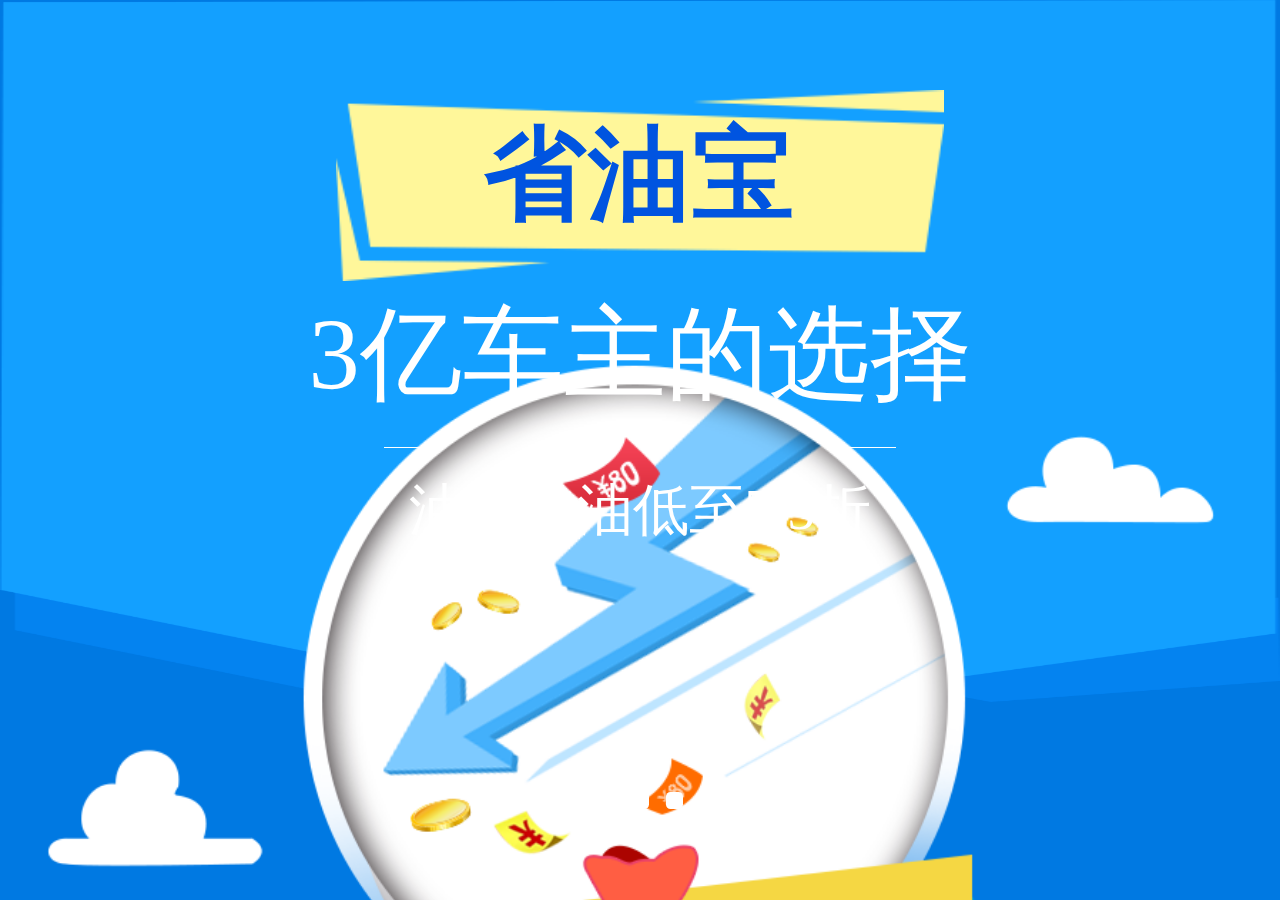
<file: index.html>
<!DOCTYPE html>
<html lang="en" data-page="index">
<head>
    <meta charset="UTF-8">
    <meta name="viewport" content="width=device-width,initial-scale=1,user-scalable=0,viewport-fit=cover,user-scalable=no">

    <title>省油宝</title>

    <link rel="stylesheet" href="lib/bootstrap/bootstrap.min.css">
    <!--<link rel="stylesheet/less" type="text/css" href="css/Liu.less" />-->
    <link rel="stylesheet" type="text/css" href="css/Liu.css" />
    <script src="js/less.js" type="text/javascript"></script>
    <script type="text/javascript" src="http://api.map.baidu.com/api?v=2.0&ak=XjraEGMdO6BPkUd7VOhGsZKWmLyaPlGT"></script>
    <!--设备适配-->
    <script src="js/rem.js"></script>
    <!--<script src="https://api.kuaishangkf.com/script/eTMbfwsdt7GY5bbSTZQPHaW3" defer async></script>-->
</head>
<body>
<!--WelCome-->
<section id="welCome">
    <div class="tabs">
        <div class="wel1">
            <div class="bg">
                <div class="txt">
                    <div class="tittle">省油宝</div>
                    <div>
                        <span>3亿车主的选择</span>
                        <div></div>
                        <span>油卡加油低至7.5折</span>
                    </div>
                </div>
                <div class="img"></div>
            </div>
        </div>
        <div class="wel2">
            <div class="bg">
                <div class="txt">
                    <div class="tittle"><span>—&nbsp;&nbsp;</span>省油宝<span>&nbsp;&nbsp;—</span></div>
                    <div>
                        <span>新车主注册送</span>
                        <div></div>
                        <span><span>1000元</span>加油优惠券</span>
                    </div>

                </div>
                <div class="img"></div>
            </div>
        </div>
    </div>
    <div class="dan">
        <div>
            <div class="dt">
                <div></div>
                <div></div>
            </div>
            <div class="dgo">立即体验</div>
        </div>
    </div>
</section>

<div id="daohang"></div>
<!--首页nav-->
<section id="nav">
    <div class="city"><div></div><p>常州市</p></div>
    <a href="Login.html"><div class="per"></div></a>
    <a href="CustomerService.html"><div class="customer"></div></a>
</section>

<!--主体-->
<section class="body">
    <!--首页banner-->
    <section id="banner">
        <div>
            <!--<a href="javascript:void(0)"><div class="banner1">1</div></a>-->
            <!--<a href="javascript:void(0)"><div class="banner2">2</div></a>-->
            <!--<a href="javascript:void(0)"><div class="banner3">3</div></a>-->
            <!--<a href="javascript:void(0)"><div class="banner4">4</div></a>-->
            <!--<a href="javascript:void(0)"><div class="banner5">5</div></a>-->
            <!--<a href="javascript:void(0)"><div class="banner6">1</div></a>-->
        </div>
    </section>

    <!--使用信息-->
    <section id="useInfo">
        <div class="car">
            <div class="img"></div>
            <div>
                <div class="title">总计服务车(人)</div>
                <div class="txt"></div>
            </div>
        </div>
        <div class="money">
            <div class="img"></div>
            <div>
                <div class="title">累计充值金额(元)</div>
                <div class="txt"></div>
            </div>
        </div>
    </section>

    <!--1大4小模块-->
    <section id="SY_mukuai1">
        <a href="AccountRecharge1.html" class="YiDa">
            <div class="title">套餐充值</div>
            <div class="txt">最低7.5折</div>
        </a>
        <div class="SiXiao">
            <div>
                <a href="javascript:void(0)">
                    <div>18个月</div>
                    <div><span>热门</span></div>
                    <div data-discount="0.8">8.0折</div>
                    <div data-prepaid="500">￥500/月</div>
                    <div>折扣价：7200</div>
                </a>
                <a href="javascript:void(0)">
                    <div>18个月</div>
                    <div><span>热门</span></div>
                    <div data-discount="0.8">8.0折</div>
                    <div data-prepaid="1000">￥1000/月</div>
                    <div>折扣价：14400</div>
                </a>
            </div>
            <div>
                <a href="javascript:void(0)">
                    <div>18个月</div>
                    <div><span>热门</span></div>
                    <div data-discount="0.75">7.5折</div>
                    <div data-prepaid="500">￥500/月</div>
                    <div>折扣价：9600</div>
                </a>
                <a href="javascript:void(0)">
                    <div>18个月</div>
                    <div><span>热门</span></div>
                    <div data-discount="0.75">7.5折</div>
                    <div data-prepaid="1000">￥1000/月</div>
                    <div>折扣价：18000</div>
                </a>
            </div>
        </div>
    </section>

    <!--2大板块模块-->
    <section id="SY_mukuai2">
        <a  href="Rookie.html">
            <div class="img"></div>
            <div class="txt">
                <div>
                    新车主注册即送
                </div>
                <div>
                    - 1000元加油 -
                </div>
            </div>
        </a>
        <a  href="InviteCourtesy.html">
            <div>推荐好友加油得<br>
                现金奖励，上不封顶</div>
        </a>
    </section>
</section>

<!--footer-->
<footer  id="personal-footer">
    <div class="content clearfix">
        <div class="menu-btn pull-left active" data-page="index.html">
            <img src="img/menu/menu1-2.png" style="width: .43rem;" alt="">
            <p>首页</p >
        </div>
        <div class="menu-btn pull-left" data-page="activity.html">
            <img src="img/menu/menu2.png" style="width: .4rem;" alt="">
            <p>活动</p >
        </div>
        <div class="menu-btn pull-left" onclick="alert('开发中，尽情期待！')">
            <img src="img/menu/menu3.png" style="width: .54rem;" alt="">
            <p>车生态</p >
        </div>
        <div class="menu-btn pull-left" data-page="security.html">
            <img src="img/menu/menu5.png" style="width: .36rem;" alt="">
            <p>安全</p >
        </div>
        <div class="menu-btn pull-left " data-page="index.html">
            <img src="img/menu/menu4.png" style="width: .4rem;" alt="">
            <p>我的</p >
        </div>
    </div>
</footer>

<script src="js/jquery-2.2.3.min.js"></script>
<script src="js/Liu_main.js"></script>
<script src="lib/bootstrap/bootstrap.min.js"></script>

<div id="allmap"></div>
<script>
    var map = new BMap.Map("allmap");
    var point = new BMap.Point(116.331398,39.897445);
    map.centerAndZoom(point,12);

    function myFun(result){
        var cityName = result.name;
        map.setCenter(cityName);

        $('#nav').find('.city p').text(cityName);
    }
    var myCity = new BMap.LocalCity();
    myCity.get(myFun);
</script>
</body>
</html>
</file>
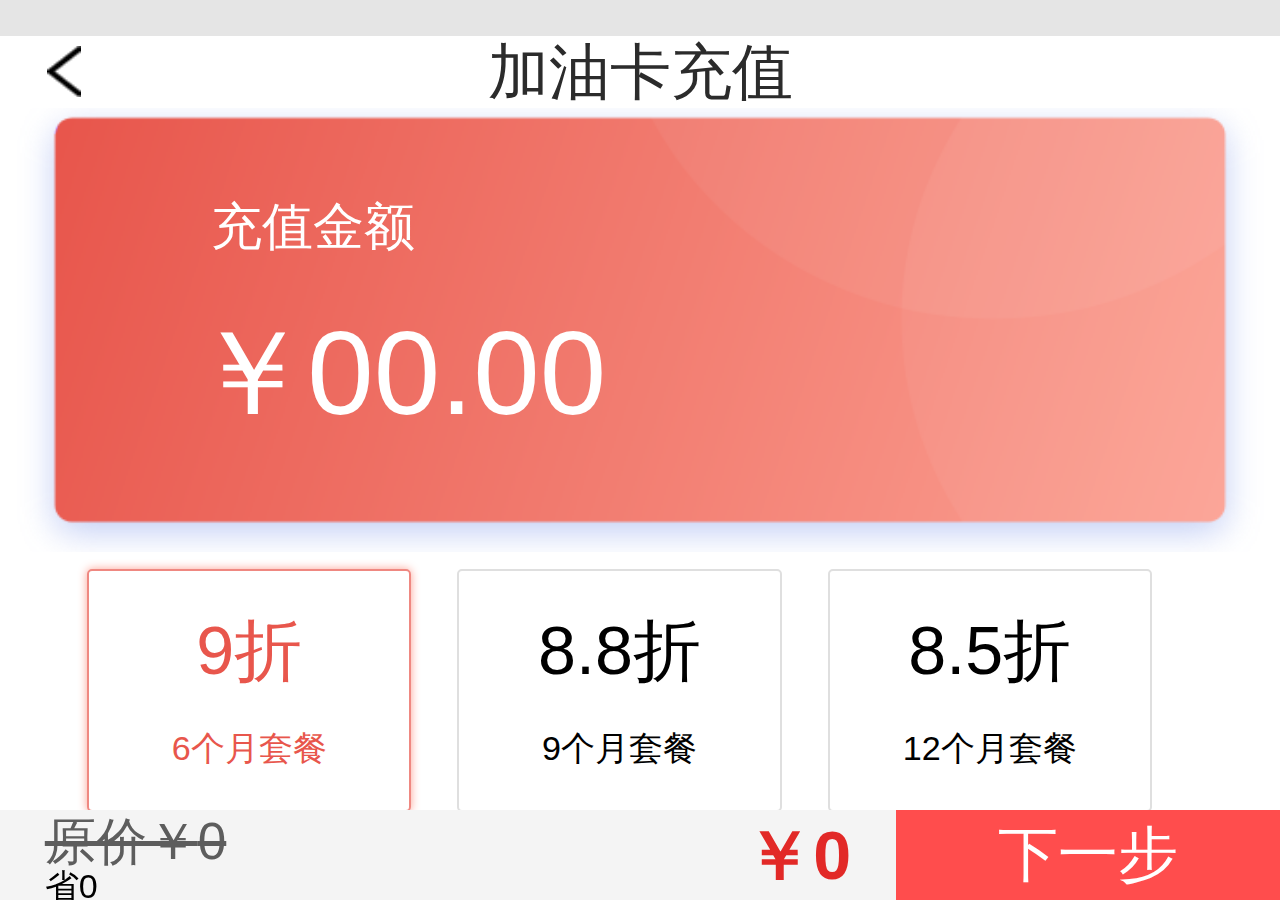
<file: AccountRecharge1.html>
<!DOCTYPE html>
<html lang="en" data-page="accountRecharge1">
<head>
    <meta charset="UTF-8">
    <meta name="viewport" content="width=device-width,initial-scale=1,user-scalable=0,viewport-fit=cover,user-scalable=no">
    <title>账户充值</title>


    <!--<link rel="stylesheet/less" type="text/css" href="css/Liu.less" />-->
    <link rel="stylesheet" type="text/css" href="css/Liu.css" />
    <script src="js/less.js" type="text/javascript"></script>

    <!--设备适配-->
    <script src="js/rem.js"></script>
</head>
<body>
<div id="daohang"></div>
<!--顶部nav-->
<section id="nav">
    <!--<div id="back"></div>-->
    <a href="index.html"><div></div></a>
    <div>加油卡充值</div>
</section>
<section class="body">
    <!--充值金额-->
    <section id="prepaid">
        <div>充值金额</div>
        <div><span>￥</span>
            <input type="number" placeholder="00.00" class="prepaid">
        </div>
    </section>
    <!--选择套餐-->
    <section id="package">
        <div class="active">
            <span class="discount" data-discount="0.9">9折</span>
            <br>
            <span class="interval" data-interval="6">6个月套餐</span>
        </div>
        <div>
            <span class="discount" data-discount="0.88">8.8折</span>
            <br>
            <span class="interval" data-interval="9">9个月套餐</span>
        </div>
        <div>
            <span class="discount" data-discount="0.85">8.5折</span>
            <br>
            <span class="interval" data-interval="12">12个月套餐</span>
        </div>
        <div>
            <span class="discount" data-discount="0.8">8折</span>
            <br>
            <span class="interval" data-interval="18">18个月套餐</span>
        </div>
        <div>
            <span class="discount" data-discount="0.75">7.5折</span>
            <br>
            <span class="interval" data-interval="24">24个月套餐</span>
        </div>
    </section>
    <!--计算价格-->
    <section id="accounting">
        充值总计<span class="yuanjia">0</span>元，折后价<span class="xianjia">0</span>元，省<span class="sheng">0</span>元
    </section>
    <!--到账明细-->
    <section id="bill">
        <div>
            <div>到账明细</div>
            <div class="bill">次月当日到账<span>></span></div>
        </div>
        <div class="bills">
            <div class="back">取消</div>
            <div class="billsK">
                <div><div>到账时间</div><div>到账金额</div></div>
                <div class="biLLs">

                </div>
            </div>
        </div>
    </section>
    <!--解说图-->
    <section id="illustration">
        <div class="img1">
            <div class="img"></div>
            <div>极速到账</div>
        </div>
        <div class="img2">
            <div class="img"></div>
            <div>资金银行监管</div>
        </div>
    </section>

</section>
<!--下一步-->
<section id="nextGo">
    <div>
        <div>
            <div>原价￥<span class="yuanjia">0</span></div>
            <div>省<span class="sheng">0</span></div>
        </div>
        <div>￥<span class="xianjia">0</span></div>
    </div>
    <div class="nextGo">下一步</div>
</section>

<script src="js/jquery-2.2.3.min.js"></script>
<script src="js/Liu_main.js"></script>
<script>
    document.addEventListener('plusready', function() {
        var webview = plus.webview.currentWebview();
        plus.key.addEventListener('backbutton', function() {
            webview.canBack(function(e) {
                if(e.canBack) {
                    webview.back();
                } else {
                    webview.close(); //hide,quit
                    //plus.runtime.quit();
                }
            })
        });
    });
</script>
</body>
</html>
</file>
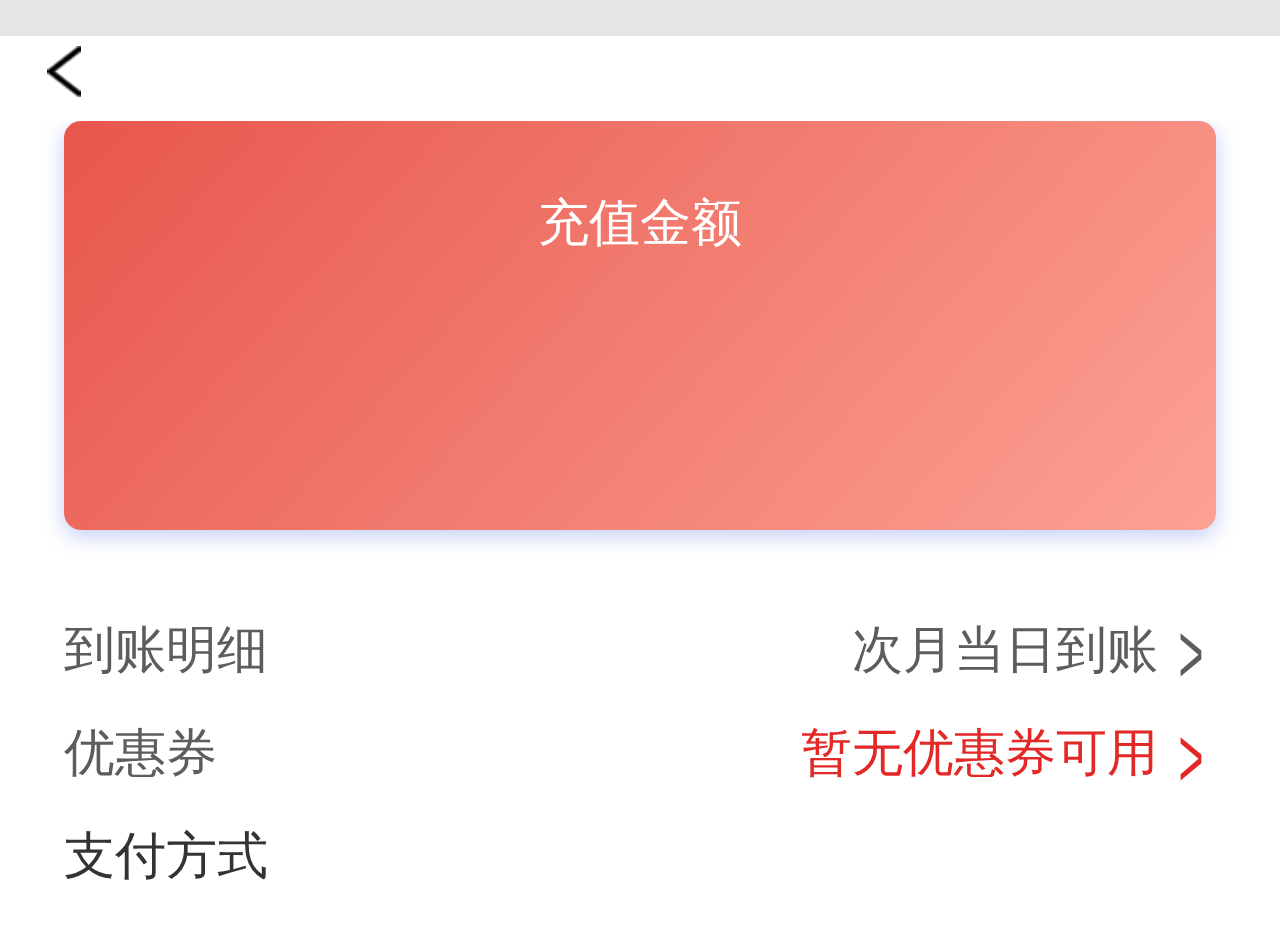
<file: AccountRecharge2.html>
<!DOCTYPE html>
<html lang="en" data-page="accountRecharge2">
<head>
    <meta charset="UTF-8">
    <meta name="viewport" content="width=device-width,initial-scale=1,user-scalable=0,viewport-fit=cover,user-scalable=no">
    <title>账户充值</title>


    <!--<link rel="stylesheet/less" type="text/css" href="css/Liu.less" />-->
    <link rel="stylesheet" type="text/css" href="css/Liu.css" />
    <script src="js/less.js" type="text/javascript"></script>

    <!--设备适配-->
    <script src="js/rem.js"></script>
</head>
<body>
<div id="daohang"></div>
<!--顶部nav-->
<section id="nav">
    <!--<div id="back"></div>-->
    <a href="AccountRecharge1.html"><div></div></a>
    <div></div>
</section>

<section class="body">
    <!--到账金额-->
    <section id="money">
        <div>充值金额</div>
        <div></div>
    </section>
    <!--到账明细-->
    <section id="bill">
        <div>
            <div>到账明细</div>
            <div class="bill">次月当日到账<span>></span></div>
        </div>
        <div class="bills">
            <div class="back">取消</div>
            <div class="billsK">
                <div><div>到账时间</div><div>到账金额</div></div>
                <div class="biLLs">
                    <div>

                    </div>
                </div>
            </div>
        </div>
    </section>
    <!--优惠券-->
    <section id="coupon">
        <div>
            <div>优惠券</div>
            <div class="bill">暂无优惠券可用<span>></span></div>
        </div>
        <div class="bills">
            <div class="back">取消</div>
            <div class="billsK">
                <div><div>优惠券门槛</div><div>优惠券面值</div></div>
                <div class="biLLs">

                </div>
            </div>
        </div>
    </section>
    <!--支付方式-->
    <section id="paymentMethod">
        <div>支付方式</div>
        <div>
            <div class="Alipay">
                <div></div>
                <div>支付宝</div>
                <div>
                    <input type="radio" checked name="fukuan" id="alipay" data-type="1">
                    <label for="alipay"></label>
                </div>
            </div>
            <div class="WeChat">
                <div></div>
                <div>微信支付</div>
                <div>
                    <input type="radio" name="fukuan" id="weChat" data-type="2">
                    <label for="weChat"></label>
                </div>
            </div>
            <p>点击充值即同意<a href="javascript:void(0)">《充值协议》</a></p>
        </div>
    </section>
    <!--充值-->
    <section id="rechargeGo">充&nbsp;值</section>

</section>

<script src="js/jquery-2.2.3.min.js"></script>
<script src="js/Liu_main.js"></script>

<script>
    document.addEventListener('plusready', function() {
        var webview = plus.webview.currentWebview();
        plus.key.addEventListener('backbutton', function() {
            webview.canBack(function(e) {
                if(e.canBack) {
                    webview.back();
                } else {
                    webview.close(); //hide,quit
                    //plus.runtime.quit();
                }
            })
        });
    });
</script>
</body>
</html>
</file>
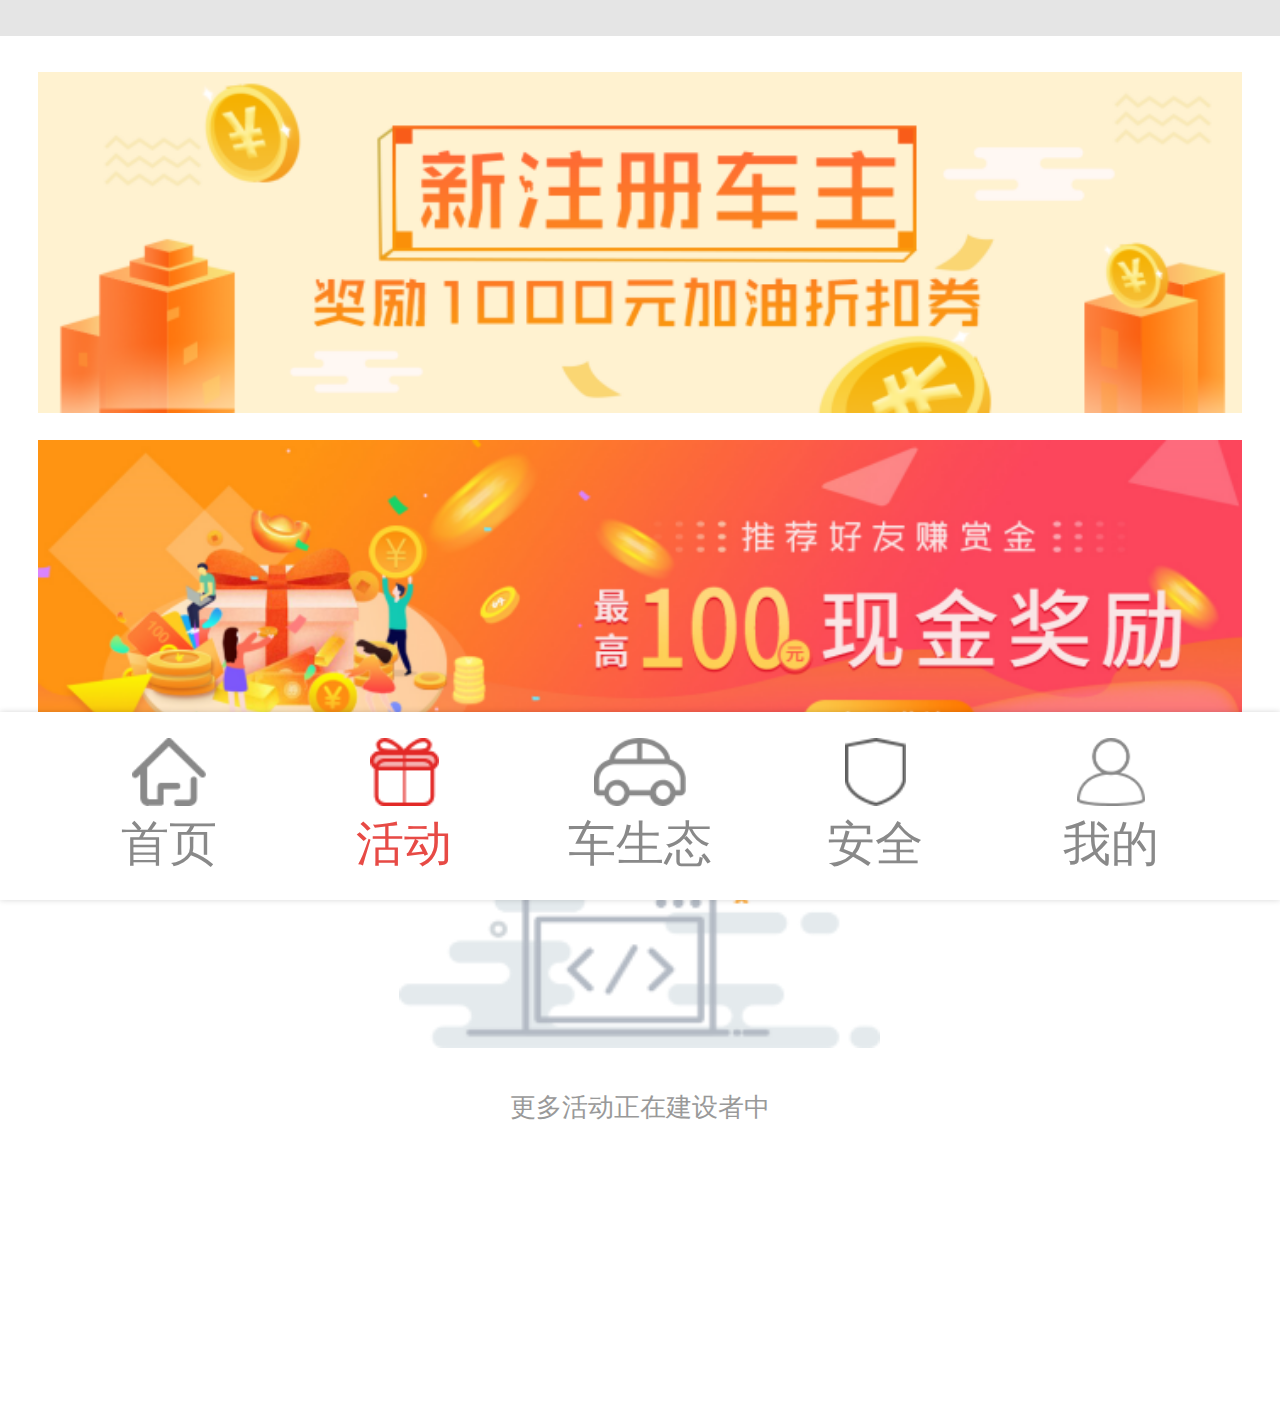
<file: activity.html>
<!DOCTYPE html>
<html lang="en" data-page="activity">
<head>
    <meta charset="UTF-8">
    <meta name="viewport" content="width=device-width,initial-scale=1,user-scalable=0,viewport-fit=cover,user-scalable=no">

    <title>活动</title>

    <link rel="stylesheet" href="lib/bootstrap/bootstrap.min.css">
    <!--<link rel="stylesheet/less" type="text/css" href="css/Liu.less" />-->
    <link rel="stylesheet" type="text/css" href="css/Liu.css" />
    <script src="js/less.js" type="text/javascript"></script>
    <script type="text/javascript" src="http://api.map.baidu.com/api?v=2.0&ak=XjraEGMdO6BPkUd7VOhGsZKWmLyaPlGT"></script>
    <!--设备适配-->
    <script src="js/rem.js"></script>
    <!--<script src="https://api.kuaishangkf.com/script/eTMbfwsdt7GY5bbSTZQPHaW3" defer async></script>-->
</head>
<body>
<div id="daohang"></div>
<!--活动列表-->
<section id="activity">
    <a href="Rookie.html">
        <div style='background-image: url("img/Liu/xinrenzhuce.png")'></div>
    </a>
    <a href="InviteCourtesy.html">
        <div style='background-image: url("img/Liu/yaoqinghaoyou.png")'></div>
    </a>
    <a href="javascript:void(0)">
        <div>更多活动正在建设者中</div>
    </a>
</section>

<!--footer-->
<footer  id="personal-footer">
    <div class="content clearfix">
        <div class="menu-btn pull-left" data-page="index.html">
            <img src="img/menu/menu1.png" style="width: .43rem;" alt="">
            <p>首页</p >
        </div>
        <div class="menu-btn pull-left active" data-page="activity.html">
            <img src="img/menu/menu2-2.png" style="width: .4rem;" alt="">
            <p>活动</p >
        </div>
        <div class="menu-btn pull-left" onclick="alert('开发中，尽情期待！')">
            <img src="img/menu/menu3.png" style="width: .54rem;" alt="">
            <p>车生态</p >
        </div>
        <div class="menu-btn pull-left" data-page="security.html">
            <img src="img/menu/menu5.png" style="width: .36rem;" alt="">
            <p>安全</p >
        </div>
        <div class="menu-btn pull-left " data-page="index.html">
            <img src="img/menu/menu4.png" style="width: .4rem;" alt="">
            <p>我的</p >
        </div>
    </div>
</footer>

<script src="js/jquery-2.2.3.min.js"></script>
<script src="js/Liu_main.js"></script>
<script src="lib/bootstrap/bootstrap.min.js"></script>
</body>
</html>
</file>
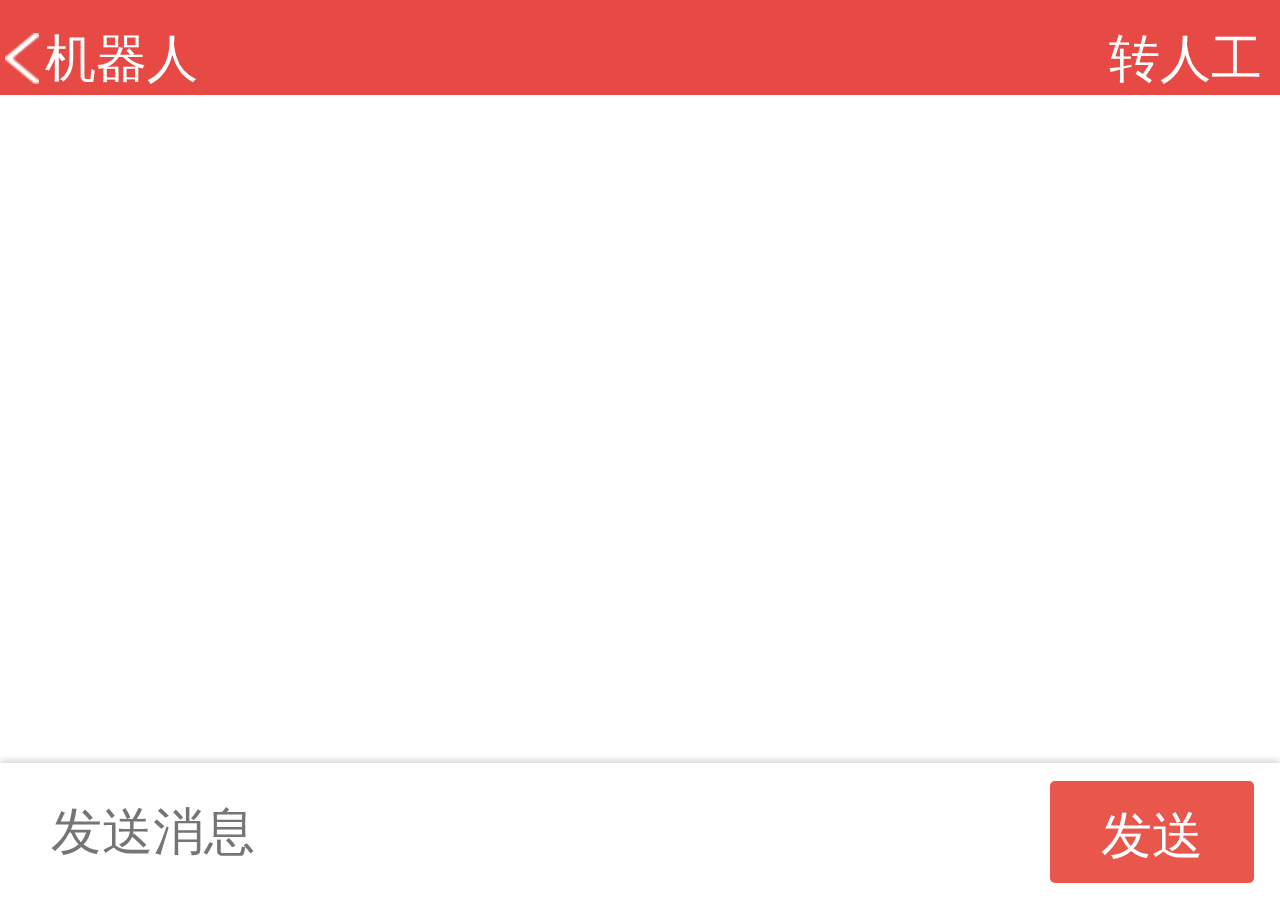
<file: CustomerService.html>
<!DOCTYPE html>
<html lang="en" data-page="customerservice">
<head>
    <meta charset="UTF-8">
    <meta name="viewport" content="width=device-width,initial-scale=1,user-scalable=0,viewport-fit=cover,user-scalable=no">
    <title>客服</title>


    <!--<link rel="stylesheet/less" type="text/css" href="css/Liu.less" />-->
    <link rel="stylesheet" type="text/css" href="css/Liu.css" />
    <script src="js/less.js" type="text/javascript"></script>

    <!--设备适配-->
    <script src="js/rem.js"></script>
</head>
<body>
<!--nav-->
<section id="nav">
    <div id="back"></div>
    <div class="title">机器人</div>
    <div class="artificial">转人工</div>
</section>
<!--聊天框-->
<section id="chatBox">

</section>
<!--输入框-->
<section id="inputBox">
    <div class="input">
        <input type="text" placeholder="发送消息">
    </div>
    <div class="send">
        <span id="send">发送</span>
    </div>
</section>

<script src="js/jquery-2.2.3.min.js"></script>
<script src="js/Liu_main.js"></script>
<script>
    document.addEventListener('plusready', function() {
        var webview = plus.webview.currentWebview();
        plus.key.addEventListener('backbutton', function() {
            webview.canBack(function(e) {
                if(e.canBack) {
                    webview.back();
                } else {
                    webview.close(); //hide,quit
                    //plus.runtime.quit();
                }
            })
        });
    });
</script>
</body>
</html>
</file>
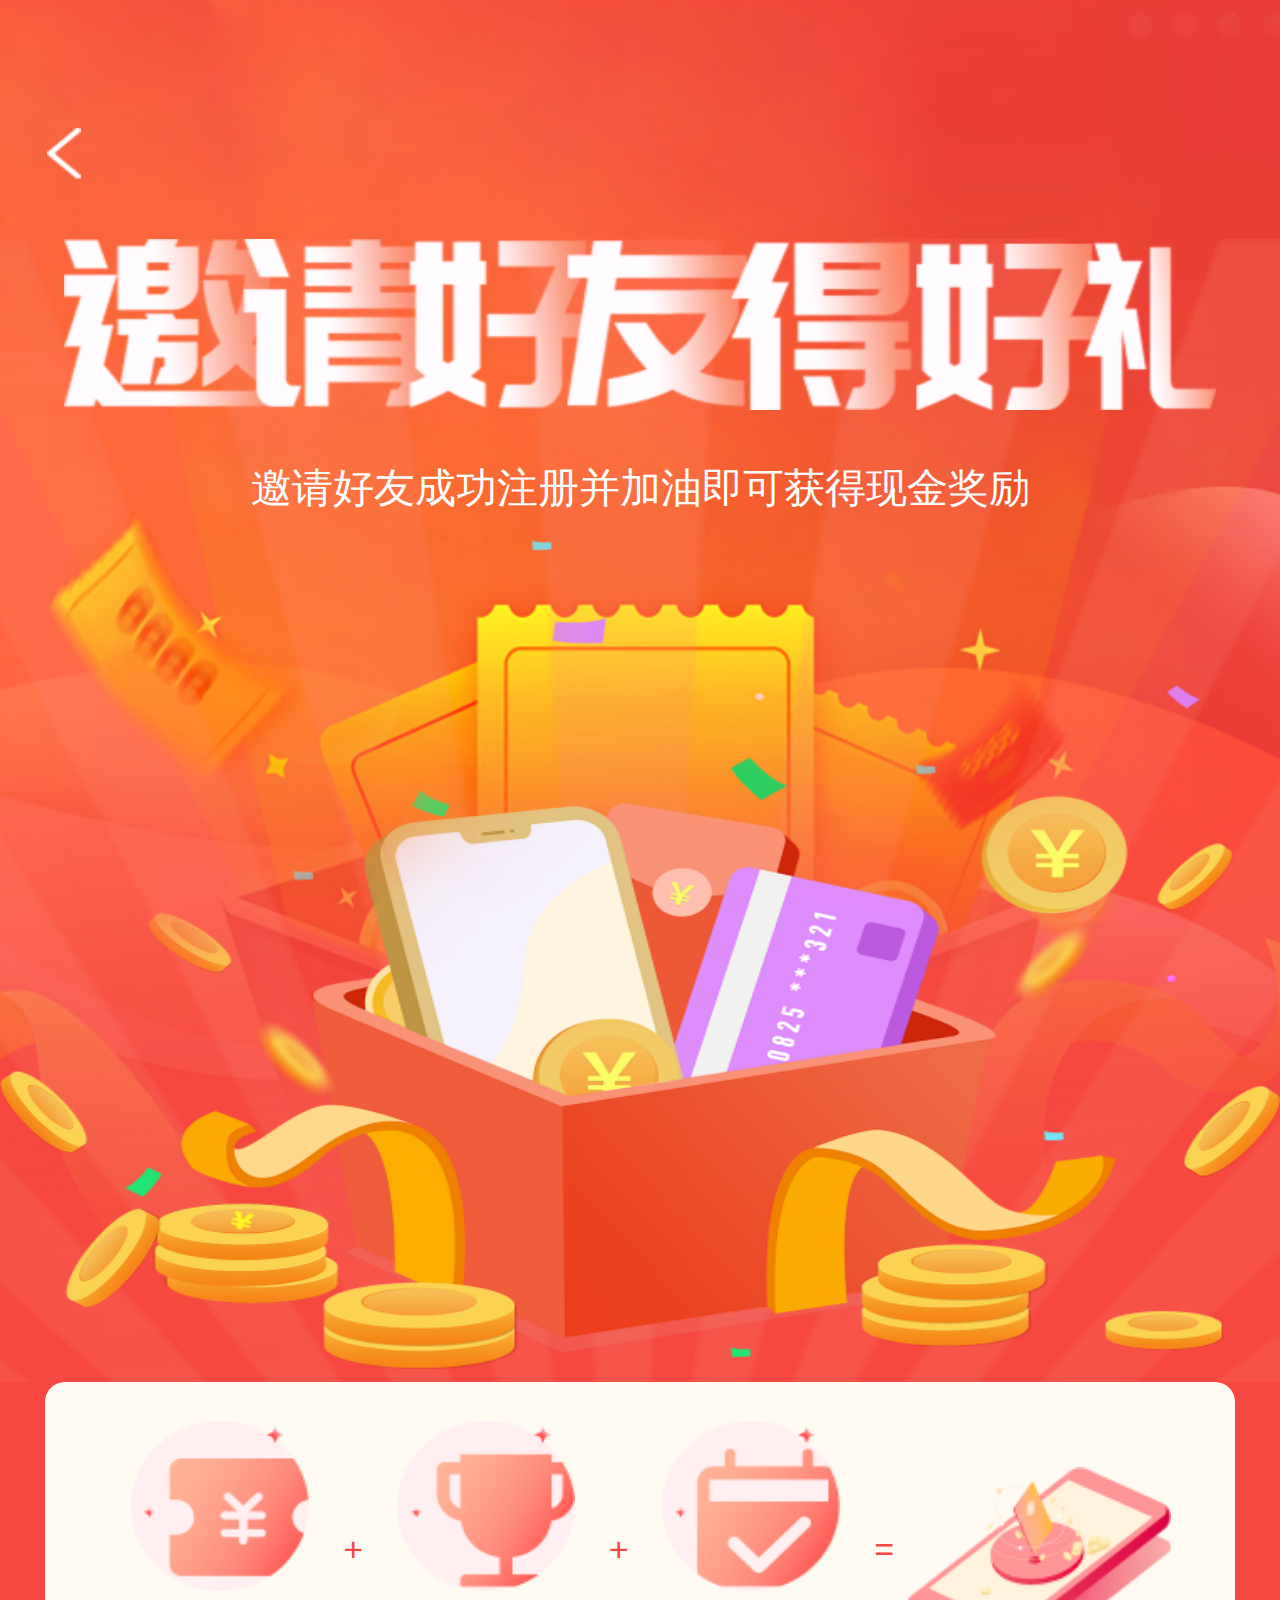
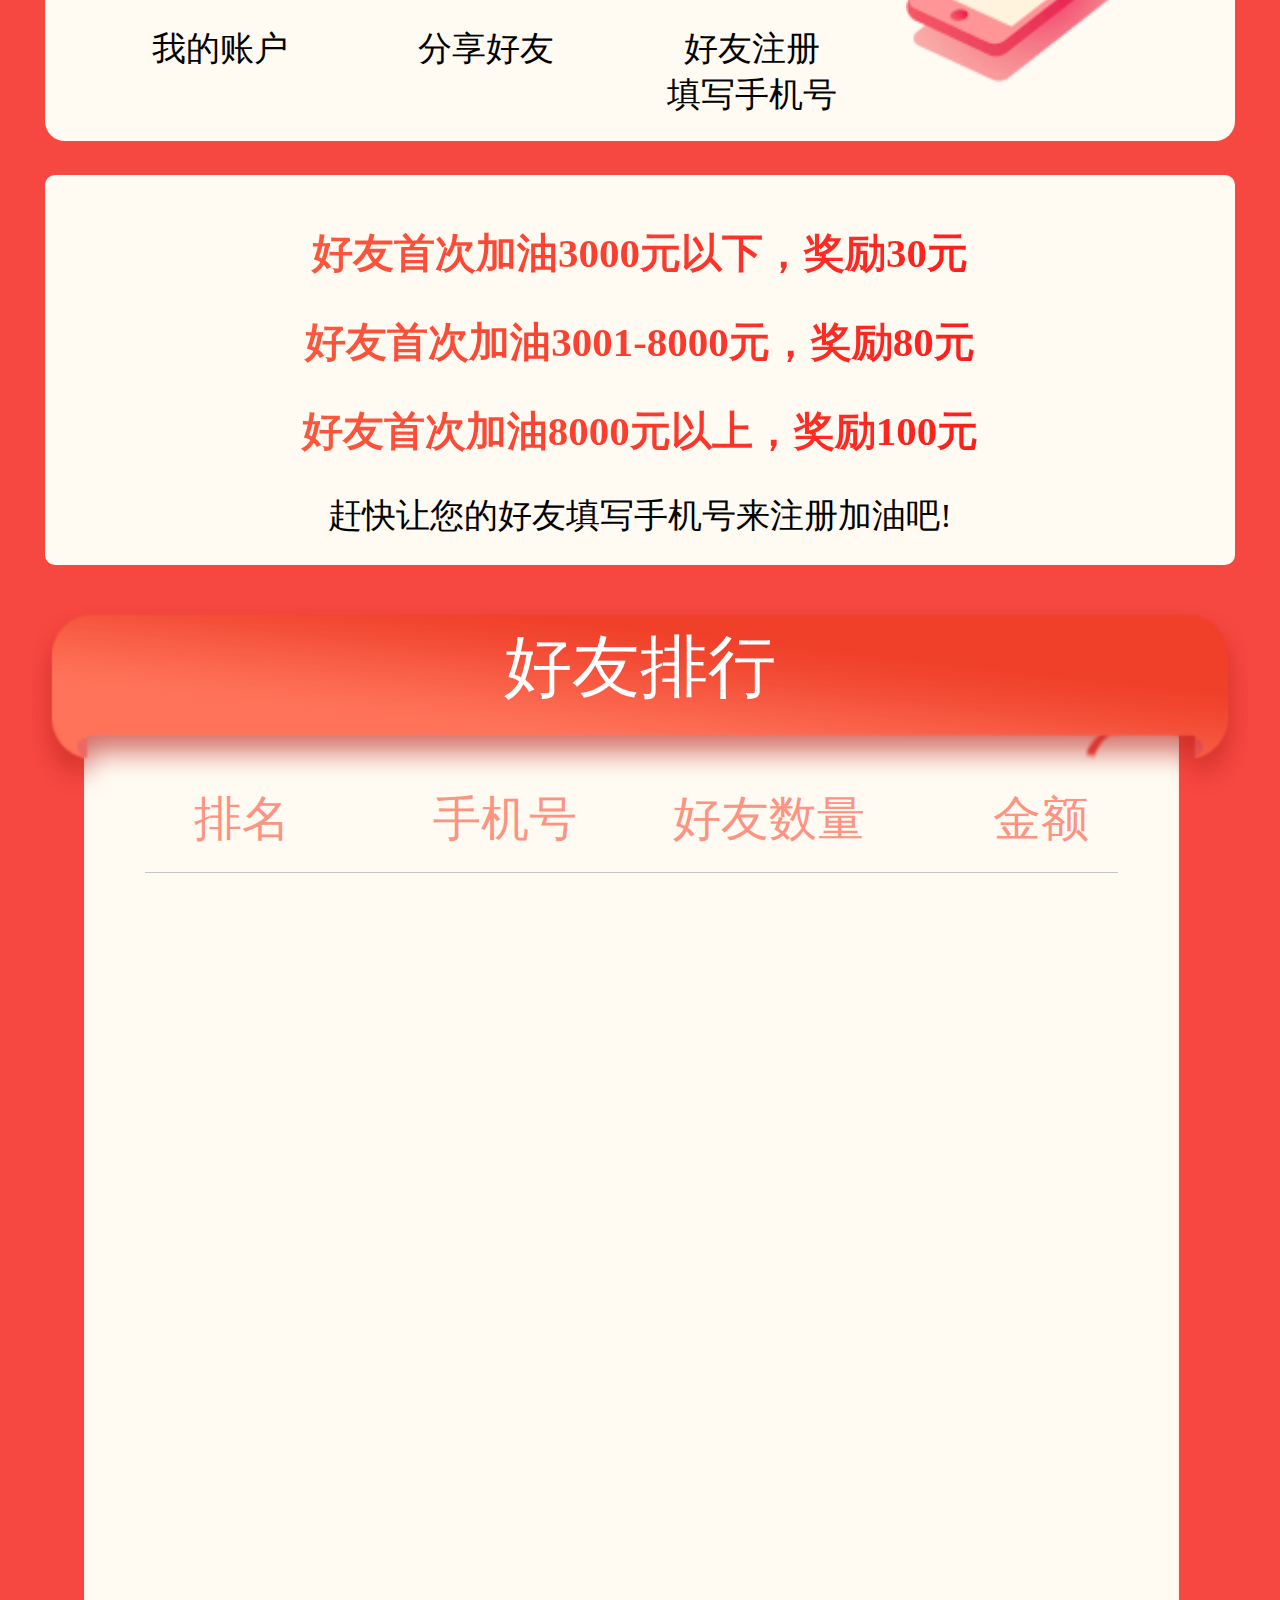
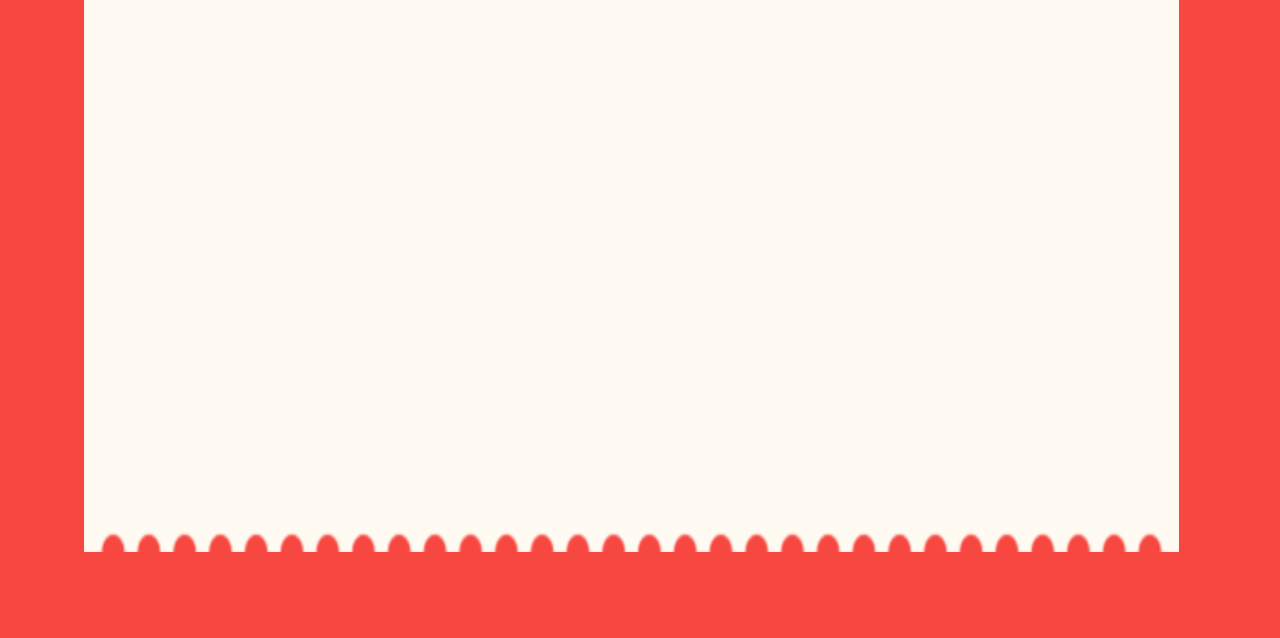
<file: InviteCourtesy.html>
<!DOCTYPE html>
<html lang="en" data-page="invitecourtesy">
<head>
    <meta charset="UTF-8">
    <meta name="viewport" content="width=device-width,initial-scale=1,user-scalable=0,viewport-fit=cover,user-scalable=no">
    <title>邀请有礼</title>


    <!--<link rel="stylesheet/less" type="text/css" href="css/Liu.less" />-->
    <link rel="stylesheet" type="text/css" href="css/Liu.css" />
    <script src="js/less.js" type="text/javascript"></script>

    <!--设备适配-->
    <script src="js/rem.js"></script>
</head>
<body>
<!--banner-->
<section id="banner">
    <div></div>
    <div>邀请好友成功注册并加油即可获得现金奖励</div>
    <div></div>
    <div></div>
    <div id="back"></div>
</section>
<!--规则-->
<section id="shunxu">
    <div class="ban">
        <div style='background-image: url("img/Liu/Invite_im1.png");'></div>
        <div>我的账户</div>
    </div>
    <div class="li">+</div>
    <div class="ban">
        <div style='background-image: url("img/Liu/Invite_im2.png");'></div>
        <div>分享好友</div>
    </div>
    <div class="li">+</div>
    <div class="ban">
        <div style='background-image: url("img/Liu/Invite_im3.png");'></div>
        <div>好友注册<br>
            填写手机号</div>
    </div>
    <div class="li">=</div>
    <div class="ban">
        <div style='background-image: url("img/Liu/Invite_im4.png");'></div>
    </div>
</section>
<!--说明-->
<section id="rule">
    <div>好友首次加油3000元以下，奖励30元</div>
    <div>好友首次加油3001-8000元，奖励80元</div>
    <div>好友首次加油8000元以上，奖励100元</div>
    <div>赶快让您的好友填写手机号来注册加油吧!</div>
</section>
<!--排行-->
<section id="ranking">
    <div>好友排行</div>
    <div>
        <div>
            <div>排名</div>
            <div>手机号</div>
            <div>好友数量</div>
            <div>金额</div>
        </div>
        <div id="rankingList">

        </div>
    </div>
</section>

<script src="js/jquery-2.2.3.min.js"></script>
<script src="js/Liu_main.js"></script>
<script>
    document.addEventListener('plusready', function() {
        var webview = plus.webview.currentWebview();
        plus.key.addEventListener('backbutton', function() {
            webview.canBack(function(e) {
                if(e.canBack) {
                    webview.back();
                } else {
                    webview.close(); //hide,quit
                    //plus.runtime.quit();
                }
            })
        });
    });
</script>
</body>
</html>
</file>
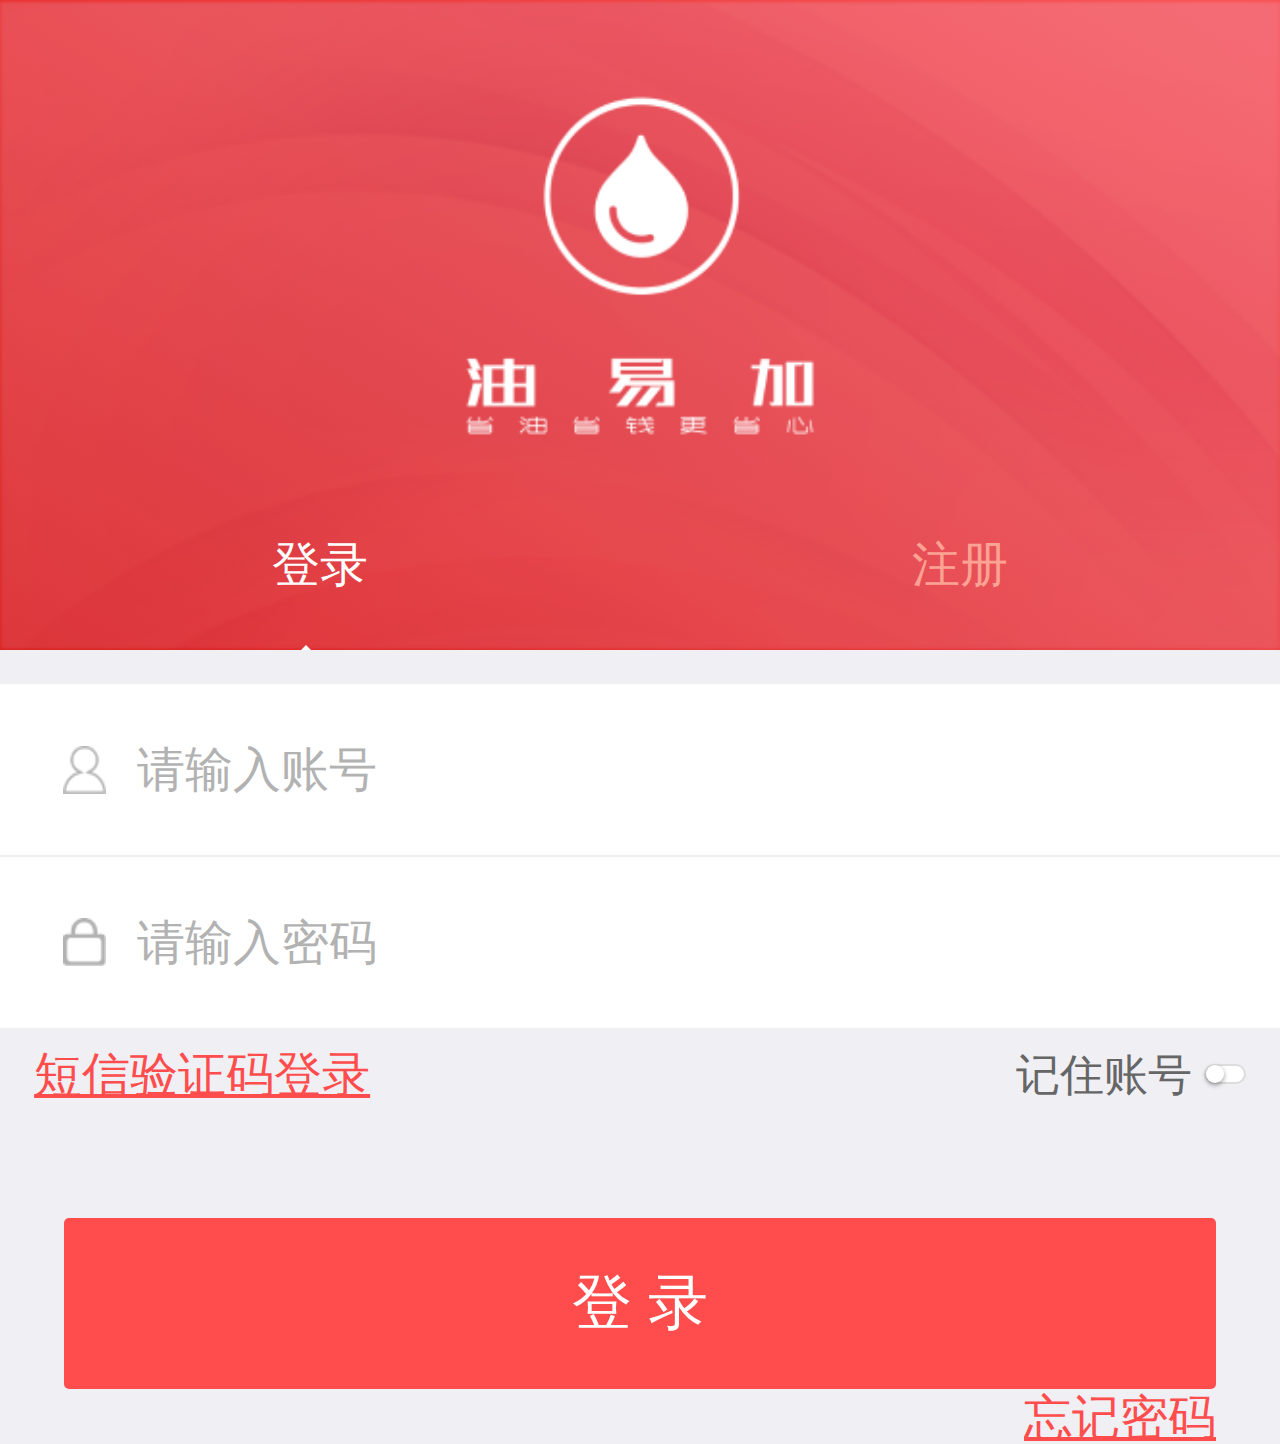
<file: Login.html>
<!DOCTYPE html>
<html lang="en" data-page="login">
<head>
    <meta charset="UTF-8">
    <meta name="viewport" content="width=device-width,initial-scale=1,user-scalable=0,viewport-fit=cover,user-scalable=no">
    <title>登录/注册</title>


    <!--<link rel="stylesheet/less" type="text/css" href="css/Liu.less" />-->
    <link rel="stylesheet" type="text/css" href="css/Liu.css" />
    <script src="js/less.js" type="text/javascript"></script>
    <link rel="stylesheet" href="lib/mui/mui.min.css">
    <!--设备适配-->
    <script src="js/rem.js"></script>
</head>
<body>
<!--logo banner-->
<section id="logoBanner">
    <div class="bgImg">
        <div class="logo"></div>
        <div class="tabs">
            <div class="login act">登录</div>
            <div class="register">注册</div>
        </div>
    </div>
</section>
<!--tabs-->
<section id="Tab">
    <div class="login act">
        <div class="txt act">
            <div class="img user"></div>
            <input type="number" class="userphone" placeholder="请输入账号">
        </div>
        <!--密码登录-->
        <div class="txt pass mode act">
            <div class="img pass"></div>
            <input type="password" class="user" placeholder="请输入密码">
        </div>
        <!--短信验证-->
        <div class="txt message mode">
            <div class="img message"></div>
            <input type="text" class="message" placeholder="请输入短信验证码">
            <div class="button"><a href="javascript:void(0)">发送验证码</a></div>
        </div>

        <div class="yanzheng">
            <div>
                <a class="message act" href="javascript:void(0)">短信验证码登录</a>
                <a class="pass" href="javascript:void(0)">账号密码登录</a></div>
            <div>记住账号&nbsp;
                <div class="mui-switch mui-switch-mini">
                    <div class="mui-switch-handle"></div>
                </div>
            </div>
        </div>

        <div id="loginGo">登&nbsp;录</div>
        <div class="forget">
            <div>
                <a class="forget act" href="javascript:void(0)">忘记密码</a>
            </div>
        </div>
    </div>
    <div class="register">
        <div class="txt act">
            <div class="img phone"></div>
            <input type="number" class="userphone" placeholder="请输入手机号">
        </div>
        <div class="txt act">
            <div class="img pass"></div>
            <input type="password" class="pass" placeholder="请输入密码">
        </div>
        <!--短信验证-->
        <div class="txt act">
            <div class="img message"></div>
            <input type="text" class="message" placeholder="请输入短信验证码">
            <div class="button"><a href="javascript:void(0)">发送验证码</a></div>
        </div>

        <div class="txt act">
            <div class="img"></div>
            <input type="number" class="user" placeholder="请输入邀请人手机号（选填）">
        </div>
        <div class="txt act">
            <div class="img"></div>
            <div class="radio">
                <input type="radio" name="jiayouka" checked id="individual" data-type="1">
                <label for="individual">个体加油卡</label>
            </div>
            <div class="radio">
                <input type="radio" name="jiayouka" id="enterprise" data-type="2">
                <label for="enterprise">企业加油卡</label>
            </div>
        </div>

        <div class="registerTxt">（公对公充值请注册企业加油卡)</div>
        <div id="registerGo">注&nbsp;册</div>

    </div>

</section>

<script src="js/jquery-2.2.3.min.js"></script>
<script src="lib/mui/mui.min.js"></script>
<script src="js/Liu_main.js"></script>
<script>
    document.addEventListener('plusready', function() {
        var webview = plus.webview.currentWebview();
        plus.key.addEventListener('backbutton', function() {
            webview.canBack(function(e) {
                if(e.canBack) {
                    webview.back();
                } else {
                    webview.close(); //hide,quit
                    //plus.runtime.quit();
                }
            })
        });
    });
</script>

</body>
</html>
</file>
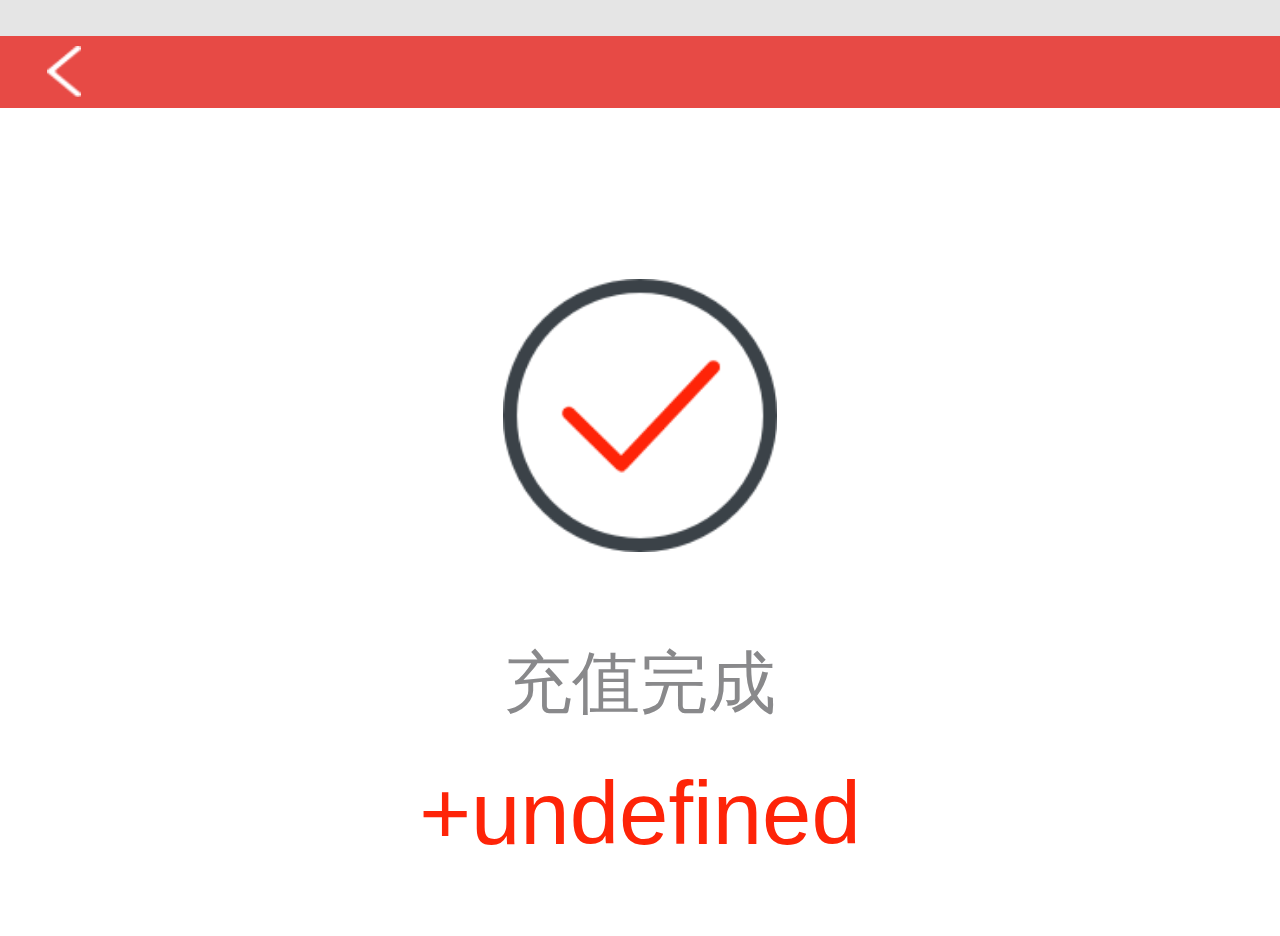
<file: PaymentCompleted.html>
<!DOCTYPE html>
<html lang="en" data-page="paymentCompleted">
<head>
    <meta charset="UTF-8">
    <meta name="viewport" content="width=device-width,initial-scale=1,user-scalable=0,viewport-fit=cover,user-scalable=no">
    <title>账户充值</title>


    <!--<link rel="stylesheet/less" type="text/css" href="css/Liu.less" />-->
    <link rel="stylesheet" type="text/css" href="css/Liu.css" />
    <script src="js/less.js" type="text/javascript"></script>

    <!--设备适配-->
    <script src="js/rem.js"></script>
</head>
<body>
<div id="daohang"></div>
<!--顶部nav-->
<section id="nav">
    <a href="index.html"><div></div></a>
</section>

<section class="body">
    <!--充值完成-->
    <section id="payment">
        <div></div>
        <div>
            <div>充值完成</div>
            <div id="money"></div>
        </div>
    </section>
    <!--充值信息-->
    <section id="information">
        <div>
            <div>
                <div></div>
                <div>账户</div>
            </div>
            <div id="account">zeroccs666</div>
        </div>
        <div>
            <div>
                <div></div>
                <div>到账时间</div>
            </div>
            <div id="time">次月当天24点前到账</div>
        </div>
    </section>
    <!--确认-->
    <section id="homepage" onclick="window.location.replace('index.html')">完成</section>
</section>

<script src="js/jquery-2.2.3.min.js"></script>
<script src="js/Liu_main.js"></script>
<script>
    document.addEventListener('plusready', function() {
        var webview = plus.webview.currentWebview();
        plus.key.addEventListener('backbutton', function() {
            webview.canBack(function(e) {
                if(e.canBack) {
                    webview.back();
                } else {
                    webview.close(); //hide,quit
                    //plus.runtime.quit();
                }
            })
        });
    });


    var data=urlSearch();
//    alert(JSON.stringify(data));
    $('#money').text('+'+data.money);
    $('#account').text(data.name);

    function urlSearch() {
        var str=location.href; //取得整个地址栏
        var num=str.split('?');
        var arr;
        var data={};
        var name;
        $.each(num,function (ind,val) {
            if(ind>0){
                if(val.split('&').length>1){
                    for(var i=0;i<val.split('&').length;i++){
                        arr=val.split('&')[i].split('=');
                        name=arr[0];
                        data[name]=arr[1];
                    }
                }else {
                    arr=val.split('=');
                    var name=arr[0];
                    data[name]=arr[1];
                }
            }
        });
        return data;
    }

</script>
</body>
</html>
</file>
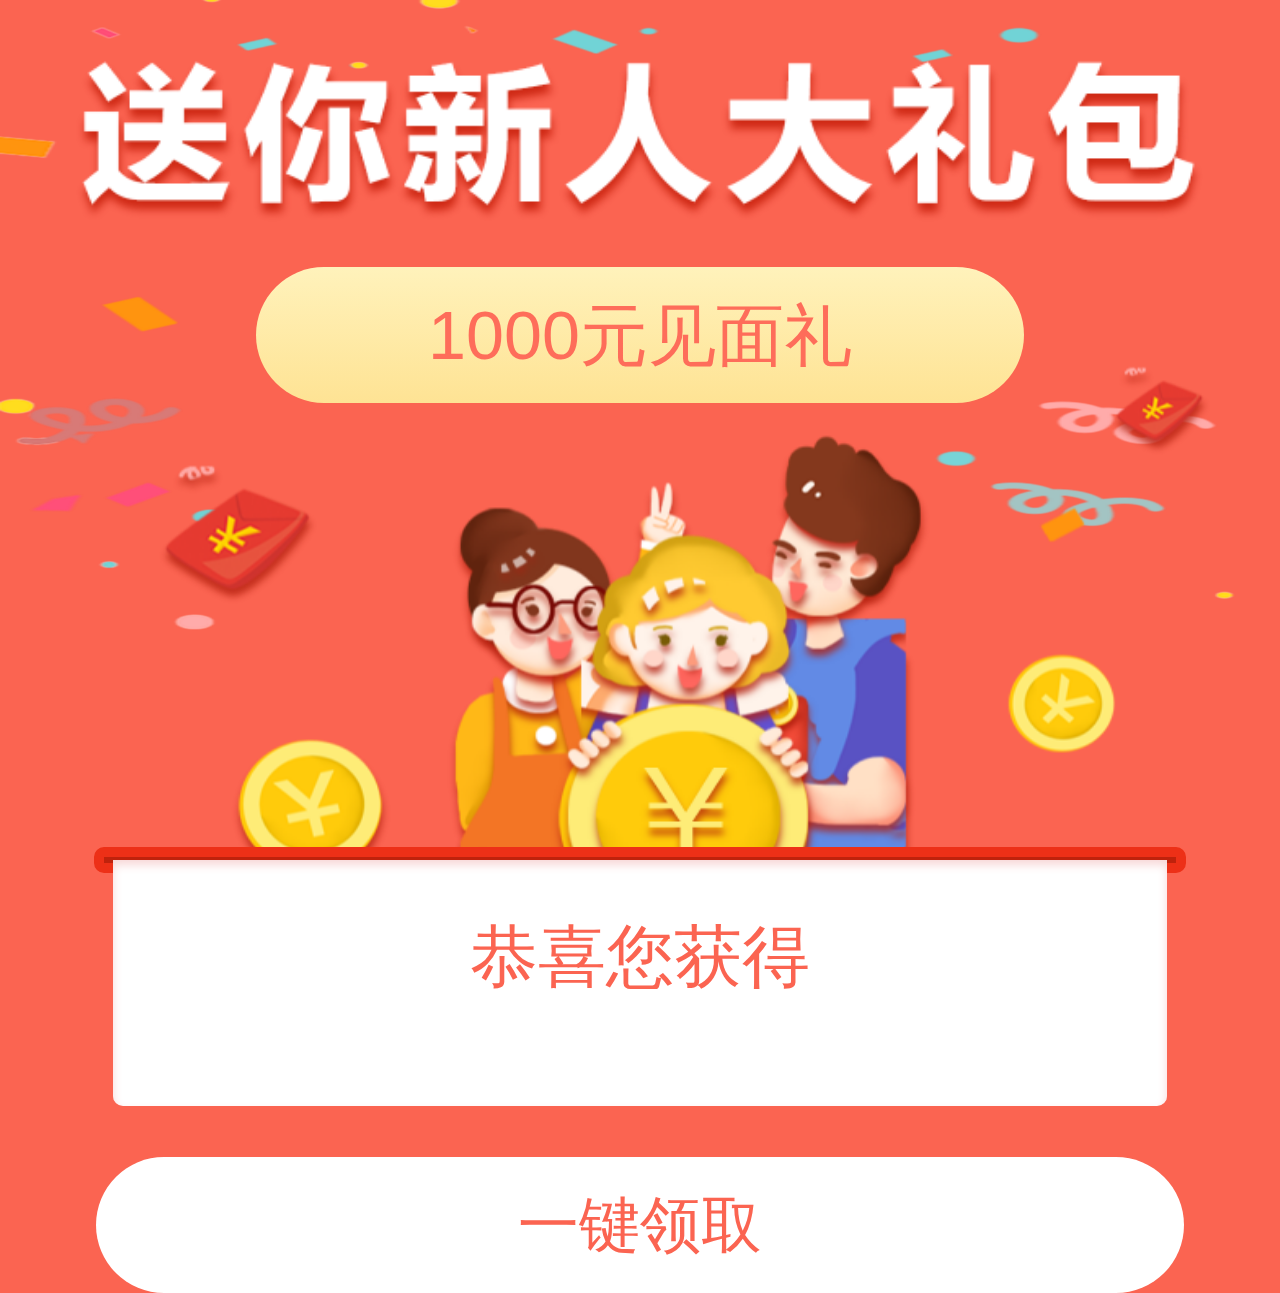
<file: Rookie.html>
<!DOCTYPE html>
<html lang="en" data-page="rookie">
<head>
    <meta charset="UTF-8">
    <meta name="viewport" content="width=device-width,initial-scale=1,user-scalable=0,viewport-fit=cover,user-scalable=no">
    <title>新人活动</title>


    <!--<link rel="stylesheet/less" type="text/css" href="css/Liu.less" />-->
    <link rel="stylesheet" type="text/css" href="css/Liu.css" />
    <script src="js/less.js" type="text/javascript"></script>

    <!--设备适配-->
    <script src="js/rem.js"></script>
</head>
<body>
<!--background-->
<section id="background">

    <!--title-->
    <section id="title"></section>
    <!--txt-->
    <section id="txt">1000元见面礼</section>
    <!--img-->
    <section id="img"></section>
    <!--coupon-->
    <section id="coupon">
        <div></div>
        <div>
            <div class="title">恭喜您获得</div>
            <!--<div>-->
                <!--<div>￥200</div>-->
                <!--<div>-->
                    <!--<div>体验礼包</div>-->
                    <!--<div>满3000元使用</div>-->
                <!--</div>-->
            <!--</div>-->
            <!--<div>-->
                <!--<div>￥300</div>-->
                <!--<div>-->
                    <!--<div>体验礼包</div>-->
                    <!--<div>满8000元使用</div>-->
                <!--</div>-->
            <!--</div>-->
            <!--<div>-->
                <!--<div>￥500</div>-->
                <!--<div>-->
                    <!--<div>体验礼包</div>-->
                    <!--<div>满10000元使用</div>-->
                <!--</div>-->
            <!--</div>-->
        </div>
    </section>
    <!--button-->
    <section id="button">一键领取</section>

</section>
<script src="js/jquery-2.2.3.min.js"></script>
<script src="js/Liu_main.js"></script>
<script>
    document.addEventListener('plusready', function() {
        var webview = plus.webview.currentWebview();
        plus.key.addEventListener('backbutton', function() {
            webview.canBack(function(e) {
                if(e.canBack) {
                    webview.back();
                } else {
                    webview.close(); //hide,quit
                    //plus.runtime.quit();
                }
            })
        });
    });
</script>
</body>
</html>
</file>
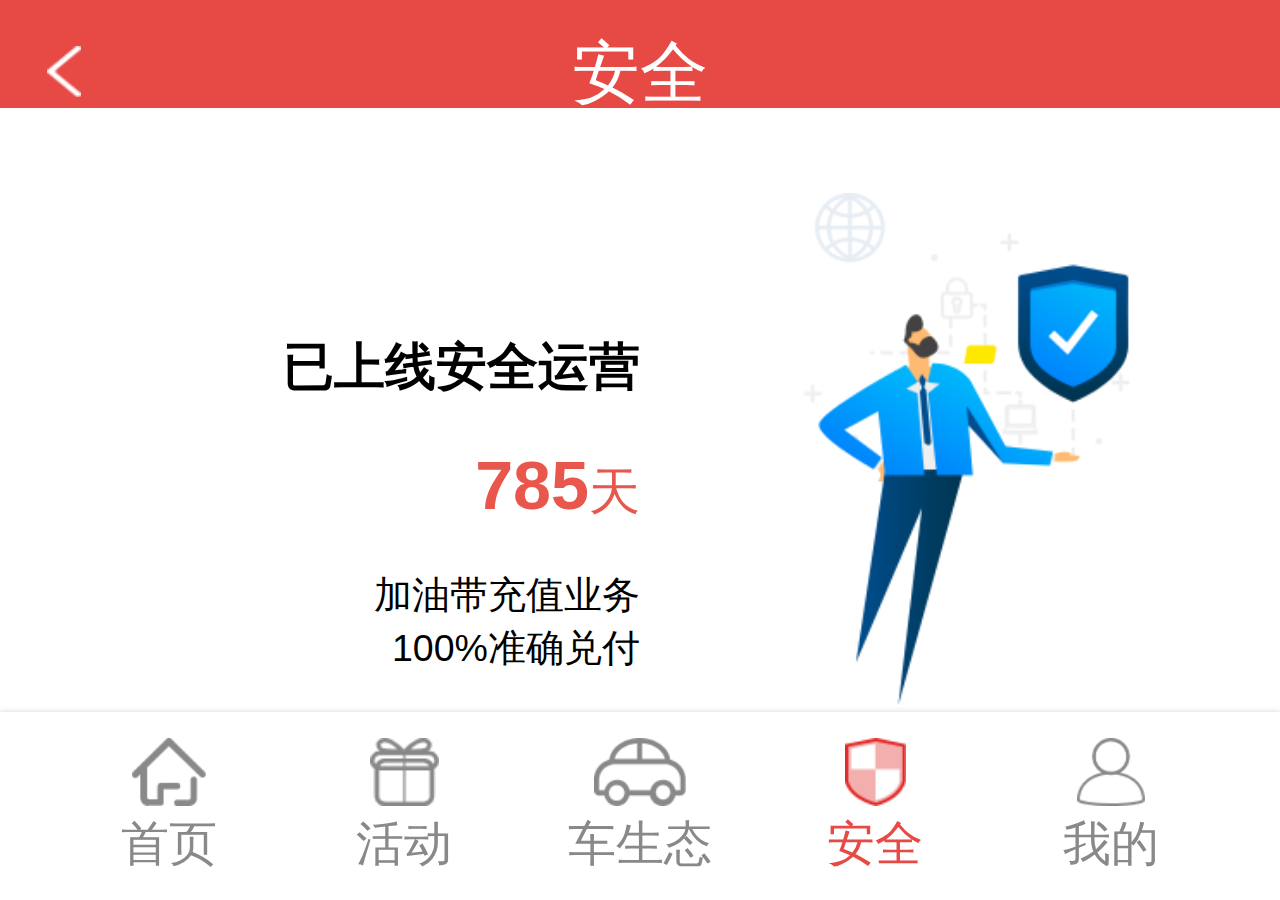
<file: security.html>
<!DOCTYPE html>
<html lang="en" data-page="security">
<head>
    <meta charset="UTF-8">
    <meta name="viewport" content="width=device-width,initial-scale=1,user-scalable=0,viewport-fit=cover,user-scalable=no">
    <title>安全</title>

    <link rel="stylesheet" href="lib/bootstrap/bootstrap.min.css">
    <!--<link rel="stylesheet/less" type="text/css" href="css/Liu.less" />-->
    <link rel="stylesheet" type="text/css" href="css/Liu.css" />
    <script src="js/less.js" type="text/javascript"></script>

    <!--设备适配-->
    <script src="js/rem.js"></script>
</head>
<body>
<!--顶部nav-->
<section id="nav">
    <div id="back"></div>
    <div>安全</div>
</section>
<!--安全模块1-->
<section class="body">
    <section class="module" id="module1">
        <div>
            <div>
                <div>已上线安全运营</div>
                <div><span>785</span>天</div>
                <div>加油带充值业务<br>
                    100%准确兑付</div>
            </div>
            <div></div>
        </div>
        <div>
            <div>
                <div>累计服务用户</div>
                <div><span>1286517</span>人</div>
                <div>客户反馈<br>100%应答</div>
            </div>
            <div></div>
        </div>
    </section>
    <section class="module" id="module2">
        <div></div>
        <div>
            <div></div>
            <div>
                <div></div>
                <div>系统自动充值时间</div>
            </div>
            <div>每日</div>
            <div>10：00 —— 24：00</div>
        </div>
        <div>
            <div></div>
            <div></div>
            <div>与中国建设银行签订存管协议</div>
        </div>
    </section>
    <section class="module" id="module3">
        <div>
            <div></div>
            <div></div>
        </div>
        <div>
            <div>安全</div>
            <div>合规</div>
            <div>透明</div>
        </div>
        <div>专款专用 安全可靠</div>
    </section>
</section>


<!--footer-->
<footer  id="personal-footer">
    <div class="content clearfix">
        <div class="menu-btn pull-left" data-page="index.html">
            <img src="img/menu/menu1.png" style="width: .43rem;" alt="">
            <p>首页</p >
        </div>
        <div class="menu-btn pull-left" data-page="activity.html">
            <img src="img/menu/menu2.png" style="width: .4rem;" alt="">
            <p>活动</p >
        </div>
        <div class="menu-btn pull-left" onclick="alert('开发中，尽情期待！')">
            <img src="img/menu/menu3.png" style="width: .54rem;" alt="">
            <p>车生态</p >
        </div>
        <div class="menu-btn pull-left active" data-page="security.html">
            <img src="img/menu/menu5-2.png" style="width: .36rem;" alt="">
            <p>安全</p >
        </div>
        <div class="menu-btn pull-left " data-page="index.html">
            <img src="img/menu/menu4.png" style="width: .4rem;" alt="">
            <p>我的</p >
        </div>
    </div>
</footer>

<script src="js/jquery-2.2.3.min.js"></script>
<script src="js/Liu_main.js"></script>
<script src="lib/bootstrap/bootstrap.min.js"></script>
</body>
</html>
</file>
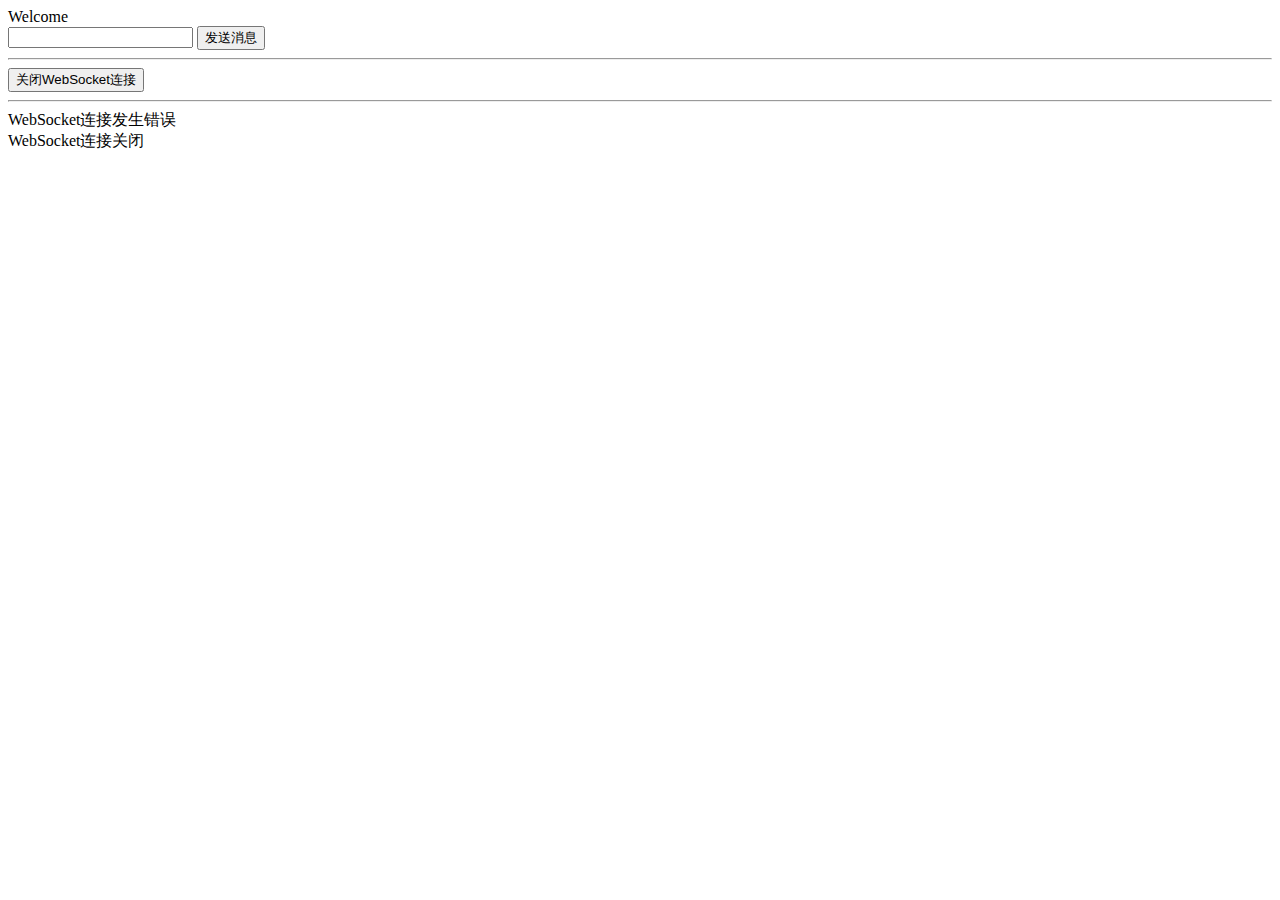
<file: user.html>
﻿<!DOCTYPE html>
<html>
<head>
    <title>Java后端WebSocket的Tomcat实现</title>
</head>
<body>
    Welcome<br/><input id="text" type="text"/>
    <button onclick="send()">发送消息</button>
    <hr/>
    <button onclick="closeWebSocket()">关闭WebSocket连接</button>
    <hr/>
    <div id="message"></div>
</body>
 
<script type="text/javascript">
    var websocket = null;
    //判断当前浏览器是否支持WebSocket
    if ('WebSocket' in window) {
        websocket = new WebSocket("ws://47.96.106.203:80/OilSaving/websocket/0/server1");
    }
    else {
        alert('当前浏览器 Not support websocket')
    }
 
    //连接发生错误的回调方法
    websocket.onerror = function () {
        setMessageInnerHTML("WebSocket连接发生错误");
    };
 
    //连接成功建立的回调方法
    websocket.onopen = function () {
        setMessageInnerHTML("WebSocket连接成功");
    };
 
    //接收到消息的回调方法
    websocket.onmessage = function (event) {
        setMessageInnerHTML(event.data);
    };
 
    //连接关闭的回调方法
    websocket.onclose = function () {
        setMessageInnerHTML("WebSocket连接关闭");
    };
 
    //监听窗口关闭事件，当窗口关闭时，主动去关闭websocket连接，防止连接还没断开就关闭窗口，server端会抛异常。
    window.onbeforeunload = function () {
        closeWebSocket();
    };
 
    //将消息显示在网页上
    function setMessageInnerHTML(innerHTML) {
        document.getElementById('message').innerHTML += innerHTML + '<br/>';
    }
 
    //关闭WebSocket连接
    function closeWebSocket() {
        websocket.close();
    }
 
    //发送消息
    function send() {
        var message = JSON.stringify({role:"0",userId:"4d2388b8189a44e99b0d8af53a6885e5",serverId:"server1",message:document.getElementById('text').value});
        websocket.send(message);
    }
</script>

<body>
<!--连接地址-->
<!--ws://47.96.106.203:80/OilSaving/websocket/role/id<br>-->
<!--role填写1/0<br>-->
<!--id为具体的userId/serverId<br>-->

<!--{role:"1",userId:"user1",serverId:"server1",content:"傻瓜"}<br>-->
<!--1表示用户,0表示客服<br>-->
<!--userId是用户id<br>-->
<!--serverId是客服id<br>-->
<!--content是发送的内容<br>-->
</body>
</html>
</file>
<file: css/Liu.css>
* {
  margin: 0;
  padding: 0;
}
div,
input,
textarea,
span,
a {
  text-decoration: none;
  cursor: pointer;
  -webkit-tap-highlight-color: transparent;
  outline: none;
}
div,
input,
textarea,
span,
a:focus {
  text-decoration: none;
}
a:active,
a:hover {
  text-decoration: none;
}
html,
body {
  width: 100%;
  height: 100%;
  background-color: transparent;
}
@media only screen and (min-device-width: 768px) and (max-device-width: 1024px) {
  html[data-page='index'] #SY_mukuai2 > a:last-child > div {
    font-size: 0.2rem !important;
    color: white !important;
    font-weight: 400 !important;
    font-family: Arial !important;
    top: 0.6rem !important;
  }
  html[data-page='index'] #SY_mukuai1 > .SiXiao > div > a > div:nth-child(1) {
    width: 45% !important;
    height: 0.3rem !important;
    line-height: 0.3rem !important;
  }
  html[data-page='login'] #Tab > div > div.txt.act > .radio > input[type="radio"] + label::after {
    top: -5px !important;
  }
}
@media only screen and (max-device-width: 375px) and (min-device-height: 690px) {
}
#welCome {
  display: none;
  width: 100%;
  height: 100%;
  overflow: hidden;
  position: fixed;
  left: 0;
  top: 0;
  z-index: 5;
}
#welCome > .tabs {
  width: 200%;
  height: 100%;
  position: absolute;
}
#welCome > .tabs > div {
  width: 50%;
  height: 100%;
  background-size: 100% 100%;
  background-position: center;
  background-repeat: no-repeat;
  float: left;
}
#welCome > .tabs .wel1 {
  background-color: #0079E2;
}
#welCome > .tabs .wel1 .bg {
  width: 100%;
  height: 80%;
  background-image: url("../img/Liu/welcome1_bg.png");
  background-size: 100% 100%;
  background-position: center;
  background-repeat: no-repeat;
  padding-top: 10vh;
}
#welCome > .tabs .wel1 .bg .txt {
  width: 100%;
  height: 30vh;
}
#welCome > .tabs .wel1 .bg .txt .tittle {
  width: 3.56rem;
  height: 1.12rem;
  background-image: url("../img/Liu/welcom1_logo.png");
  background-size: 100% 100%;
  background-position: center;
  background-repeat: no-repeat;
  margin: 0 auto;
  text-align: center;
  font-size: 0.6rem;
  color: #0054E0;
  font-weight: 600;
  font-family: Adobe Heiti Std R;
  line-height: 1rem;
  letter-spacing: 2px;
}
#welCome > .tabs .wel1 .bg .txt div:last-child {
  width: auto;
  height: auto;
  margin: 0 auto;
  text-align: center;
  font-size: 0.6rem;
  color: white;
  font-weight: normal;
  font-family: Adobe Heiti Std R;
}
#welCome > .tabs .wel1 .bg .txt div:last-child div {
  width: 40%;
  height: 1px;
  margin: 0.1rem auto -0.15rem;
  background-color: white;
}
#welCome > .tabs .wel1 .bg .txt div:last-child span:first-child {
  line-height: 0.87rem;
}
#welCome > .tabs .wel1 .bg .txt div:last-child span:last-child {
  font-size: 0.33rem;
  line-height: 0.48rem;
}
#welCome > .tabs .wel1 .bg .img {
  width: 7.5rem;
  height: 5rem;
  background-image: url("../img/Liu/welcome1_img.png");
  background-size: 100% 100%;
  background-position: center;
  background-repeat: no-repeat;
  margin: 0 auto;
}
#welCome > .tabs .wel2 {
  background-image: url("../img/Liu/welcome2_bg.png");
}
#welCome > .tabs .wel2 .bg {
  width: 100%;
  height: 80%;
  padding-top: 10vh;
}
#welCome > .tabs .wel2 .bg .txt {
  width: 100%;
  height: 30vh;
  font-size: 0.72rem;
  color: white;
  font-weight: normal;
  font-family: Adobe Heiti Std R;
  text-align: center;
}
#welCome > .tabs .wel2 .bg .txt .tittle span {
  font-weight: lighter;
  color: rgba(255, 255, 255, 0.5);
}
#welCome > .tabs .wel2 .bg .txt > div:last-child > span:first-child {
  font-size: 0.3rem;
  color: white;
  font-weight: normal;
  font-family: Adobe Heiti Std R;
  line-height: 0.56rem;
}
#welCome > .tabs .wel2 .bg .txt > div:last-child > span:last-child {
  font-size: 0.58rem;
  color: white;
  font-weight: normal;
  font-family: Adobe Heiti Std R;
  line-height: 0.56rem;
}
#welCome > .tabs .wel2 .bg .txt > div:last-child > span:last-child > span:first-child {
  font-size: 0.84rem;
  color: #FFC513;
  font-weight: normal;
  font-family: Adobe Heiti Std R;
}
#welCome > .tabs .wel2 .bg .img {
  width: 5rem;
  height: 5rem;
  background-image: url("../img/Liu/welcome2_img.png");
  background-size: 100% 100%;
  background-position: center;
  background-repeat: no-repeat;
  margin: 0 auto;
}
#welCome > .tabs.left {
  animation: tabsleft 0.5s;
  animation-fill-mode: forwards;
  -webkit-animation: tabsleft 0.5s;
  -webkit-animation-fill-mode: forwards;
}
#welCome > .tabs.right {
  animation: tabsright 0.5s;
  animation-fill-mode: forwards;
  -webkit-animation: tabsright 0.5s;
  -webkit-animation-fill-mode: forwards;
}
@keyframes tabsleft {
  0% {
    transform: translate3d(0, 0, 0);
    -webkit-transform: translate3d(0, 0, 0);
  }
  100% {
    transform: translate3d(-100vw, 0, 0);
    -webkit-transform: translate3d(-100vw, 0, 0);
  }
}
@-webkit-keyframes tabsleft {
  0% {
    transform: translate3d(0, 0, 0);
    -webkit-transform: translate3d(0, 0, 0);
  }
  100% {
    transform: translate3d(-100vw, 0, 0);
    -webkit-transform: translate3d(-100vw, 0, 0);
  }
}
@keyframes tabsright {
  0% {
    transform: translate3d(-100vw, 0, 0);
    -webkit-transform: translate3d(-100vw, 0, 0);
  }
  100% {
    transform: translate3d(0, 0, 0);
    -webkit-transform: translate3d(0, 0, 0);
  }
}
@-webkit-keyframes tabsright {
  0% {
    transform: translate3d(-100vw, 0, 0);
    -webkit-transform: translate3d(-100vw, 0, 0);
  }
  100% {
    transform: translate3d(0, 0, 0);
    -webkit-transform: translate3d(0, 0, 0);
  }
}
#welCome > .dan {
  opacity: 1;
  position: fixed;
  bottom: 10vh;
  width: 100%;
  height: 5vh;
}
#welCome > .dan > div {
  position: relative;
  width: 2rem;
  height: 5vh;
  margin: 0 auto;
}
#welCome > .dan > div .dt {
  width: 0.5rem;
  height: 1vh;
  margin: 0 auto;
  position: relative;
  top: 3vh;
  z-index: 2;
}
#welCome > .dan > div .dt div {
  width: 0.3rem;
  height: 0.1rem;
  float: left;
  background-color: white;
  border-radius: 0.5vh;
}
#welCome > .dan > div .dt div:last-child {
  width: 0.1rem;
  height: 0.1rem;
  float: right;
}
#welCome > .dan > div .dgo {
  display: none;
  width: 100%;
  height: 100%;
  position: absolute;
  border-radius: 2.5vh;
  border: 2px solid white;
  font-size: 0.3rem;
  color: white;
  font-weight: normal;
  font-family: Adobe Heiti Std R;
  text-align: center;
  line-height: 5vh;
}
#welCome .shanxian {
  animation: shan 1.5s infinite;
  -webkit-animation: shan 1.5s infinite;
}
@keyframes shan {
  10% {
    opacity: 1;
  }
  50% {
    opacity: 0.1;
  }
  90% {
    opacity: 1;
  }
}
@-webkit-keyframes shan {
  10% {
    opacity: 1;
  }
  50% {
    opacity: 0.1;
  }
  90% {
    opacity: 1;
  }
}
#daohang {
  width: 100%;
  height: 4vh;
  background-color: rgba(0, 0, 0, 0.1);
}
/***************首页模块***************/
#personal-footer {
  width: 100%;
  height: 1.1rem;
  position: fixed;
  background-color: #fff;
  bottom: 0;
  left: 0;
  padding: 0.15rem 0.3rem 0 0.3rem;
  box-shadow: 0 0 6px rgba(0, 0, 0, 0.16);
}
#personal-footer .content {
  width: 100%;
  height: 100%;
}
#personal-footer .content .menu-btn {
  width: 20%;
  height: 100%;
  color: powderblue;
  text-align: center;
  padding: 0;
}
#personal-footer .content .menu-btn img {
  height: 0.4rem;
}
#personal-footer .content .menu-btn p {
  font-size: 0.28rem;
  color: #898989;
  line-height: 0.45rem;
  margin-bottom: 0!important;
}
#personal-footer .content .menu-btn.active p {
  color: #E74A45;
}
html[data-page='index'] #nav {
  background-color: white;
  width: 100%;
  height: 8vh;
}
html[data-page='index'] #nav .city {
  float: left;
  width: auto;
  height: 100%;
}
html[data-page='index'] #nav .city div {
  float: left;
  width: 8vh;
  height: 8vh;
  background-image: url("../img/Liu/GPS.png");
  background-size: 35% 50%;
  background-position: center;
  background-repeat: no-repeat;
}
html[data-page='index'] #nav .city p {
  font-size: 0.3rem;
  color: #898989;
  font-weight: 400;
  font-family: Segoe UI;
  float: left;
  height: 8vh;
  line-height: 8vh;
  margin: 0;
}
html[data-page='index'] #nav a {
  display: block;
  width: 8vh;
  height: 100%;
  float: right;
}
html[data-page='index'] #nav a div {
  width: 8vh;
  height: 100%;
  background-size: 45% 50%;
  background-position: center;
  background-repeat: no-repeat;
  float: right;
}
html[data-page='index'] #nav a .per {
  background-image: url("../img/Liu/account.png");
}
html[data-page='index'] #nav a .customer {
  background-image: url("../img/Liu/customer.png");
}
html[data-page='index'] .body {
  width: 100%;
  height: 82vh;
  overflow-x: hidden;
  overflow-y: scroll;
}
html[data-page='index'] .body::-webkit-scrollbar {
  display: none;
}
html[data-page='index'] .body #banner {
  position: relative;
  width: 100%;
  height: 3.2rem;
  background-color: rgba(245, 245, 245);
}
html[data-page='index'] .body #banner > div {
  position: absolute;
  left: 0;
  top: 0;
  width: 600vw;
  height: 100%;
}
html[data-page='index'] .body #banner > div div {
  width: 100vw;
  height: 100%;
  float: left;
  background-size: 100% 100%;
  background-position: center;
  background-repeat: no-repeat;
}
html[data-page='index'] .body #useInfo {
  width: 100%;
  height: 1.34rem;
  background-color: rgba(245, 245, 245);
  padding-bottom: 0.05rem;
}
html[data-page='index'] .body #useInfo > div {
  width: 49.5%;
  height: 100%;
  float: left;
  padding: 0.1rem 2% 0.1rem;
  background-color: white;
}
html[data-page='index'] .body #useInfo > div:last-child {
  float: right;
}
html[data-page='index'] .body #useInfo > div > .img {
  width: 30%;
  height: 100%;
  background-size: 60% 60%;
  background-position: center;
  background-repeat: no-repeat;
  float: left;
}
html[data-page='index'] .body #useInfo > div.car > .img {
  background-image: url("../img/Liu/car.png");
}
html[data-page='index'] .body #useInfo > div.money > .img {
  background-image: url("../img/Liu/money.png");
  background-size: 55% 55%;
  background-position: center;
  background-repeat: no-repeat;
}
html[data-page='index'] .body #useInfo > div > div:last-child {
  float: right;
  width: 66%;
  height: 100%;
}
html[data-page='index'] .body #useInfo > div > div:last-child .title {
  width: 100%;
  height: 60%;
  font-size: 0.28rem;
  color: #000000;
  font-weight: 600;
  font-family: Segoe UI;
  line-height: 0.55rem;
}
html[data-page='index'] .body #useInfo > div > div:last-child .txt {
  width: 100%;
  height: 40%;
  font-size: 0.22rem;
  color: #898989;
  font-weight: 400;
  font-family: Segoe UI;
}
html[data-page='index'] .body #SY_mukuai1 {
  width: 100%;
  height: 3.76rem;
  background-color: white;
  border-bottom: 0.05rem solid rgba(245, 245, 245);
  padding: 0.1rem 2%;
}
html[data-page='index'] .body #SY_mukuai1 > div,
html[data-page='index'] .body #SY_mukuai1 a {
  display: block;
  width: 50%;
  height: 100%;
  float: left;
}
html[data-page='index'] .body #SY_mukuai1 .YiDa {
  width: 49%;
  height: 100%;
  background-image: url("../img/Liu/SY_1da.png");
  background-size: 100% 101.5%;
  background-position: center;
  background-repeat: no-repeat;
  padding-top: 1.11rem;
}
html[data-page='index'] .body #SY_mukuai1 .YiDa .title {
  margin: 0 auto;
  width: 80%;
  height: 0.5rem;
  background-color: #dc7b8d;
  font-size: 0.32rem;
  color: white;
  font-weight: 400;
  font-family: Arial;
  border-radius: 4px;
  text-align: center;
  line-height: 0.5rem;
}
html[data-page='index'] .body #SY_mukuai1 .YiDa .txt {
  font-size: 0.24rem;
  color: white;
  font-weight: 400;
  font-family: Arial;
  text-align: center;
  margin: 0.2rem auto 0;
}
html[data-page='index'] .body #SY_mukuai1 .SiXiao {
  width: 50%;
  height: 100%;
  float: right;
}
html[data-page='index'] .body #SY_mukuai1 .SiXiao > div {
  width: 100%;
  height: 46%;
}
html[data-page='index'] .body #SY_mukuai1 .SiXiao > div:first-child {
  margin-bottom: 4%;
}
html[data-page='index'] .body #SY_mukuai1 .SiXiao > div > a {
  display: block;
  width: 46%;
  height: 100%;
  float: left;
  border-radius: 5px;
  box-shadow: 0 2px 6px rgba(0, 0, 0, 0.16);
  position: relative;
  overflow: hidden;
}
html[data-page='index'] .body #SY_mukuai1 .SiXiao > div > a:first-child {
  margin-right: 4%;
}
html[data-page='index'] .body #SY_mukuai1 .SiXiao > div > a > div {
  text-align: center;
}
html[data-page='index'] .body #SY_mukuai1 .SiXiao > div > a > div:nth-child(1) {
  position: absolute;
  left: 0;
  top: 0.1rem;
  width: 60%;
  height: 0.3rem;
  background-image: url("../img/Liu/sixiao_tit.png");
  background-size: 100% 100%;
  background-position: center;
  background-repeat: no-repeat;
  font-size: 0.14rem;
  color: white;
  font-weight: 400;
  font-family: Arial;
  line-height: 0.35rem;
  text-align: center;
}
html[data-page='index'] .body #SY_mukuai1 .SiXiao > div > a > div:nth-child(2) {
  position: absolute;
  right: 0;
  top: 0;
  width: 40%;
  height: 40%;
  background-image: url("../img/Liu/sixiao_jiaobiao.png");
  background-size: 100% 100%;
  background-position: center;
  background-repeat: no-repeat;
  font-size: 0.2rem;
  color: #FF8600;
  font-weight: 400;
  font-family: Arial;
}
html[data-page='index'] .body #SY_mukuai1 .SiXiao > div > a > div:nth-child(2) > span {
  display: block;
  width: 100%;
  height: 100%;
  line-height: 1.4;
  text-align: center;
  transform: rotate(45deg);
}
html[data-page='index'] .body #SY_mukuai1 .SiXiao > div > a > div:nth-child(3) {
  margin-top: 0.45rem;
  font-size: 0.3rem;
  color: #E8564C;
  font-weight: 400;
  font-family: Arial;
}
html[data-page='index'] .body #SY_mukuai1 .SiXiao > div > a > div:nth-child(4) {
  font-size: 0.2rem;
  color: #000000;
  font-weight: 400;
  font-family: Arial;
}
html[data-page='index'] .body #SY_mukuai1 .SiXiao > div > a > div:nth-child(5) {
  font-size: 0.18rem;
  color: #E8564C;
  font-weight: 400;
  font-family: Arial;
}
html[data-page='index'] .body #SY_mukuai2 {
  width: 100%;
  height: 2rem;
  background-color: white;
  margin-top: 0.1rem;
  margin-bottom: 0.1rem;
  padding: 0.1rem 0;
}
html[data-page='index'] .body #SY_mukuai2 > a {
  display: block;
  width: 46%;
  height: 100%;
  float: left;
  position: relative;
}
html[data-page='index'] .body #SY_mukuai2 > a:first-child {
  margin-right: 2%;
  margin-left: 3%;
  background: linear-gradient(360deg, #ebddbf 0%, #f3efe7 100%);
  border-radius: 6px;
  overflow: hidden;
}
html[data-page='index'] .body #SY_mukuai2 > a:first-child .img {
  margin: 0 auto;
  width: 1.4rem;
  height: 1.4rem;
  background-image: url("../img/Liu/Quan.png");
  background-size: 100% 100%;
  background-position: center;
  background-repeat: no-repeat;
  position: relative;
  bottom: 0.2rem;
}
html[data-page='index'] .body #SY_mukuai2 > a:first-child .txt {
  position: relative;
  bottom: 0.5rem;
  text-align: center;
  font-size: 0.15rem;
  color: #B36417;
  font-weight: 400;
  font-family: Arial;
}
html[data-page='index'] .body #SY_mukuai2 > a:first-child .txt > div:first-child {
  font-size: 0.3rem;
  color: #B36417;
  font-weight: 400;
  font-family: Arial;
}
html[data-page='index'] .body #SY_mukuai2 > a:last-child {
  background-image: url("../img/Liu/HaoYou.png");
  background-size: cover;
  border-radius: 6px;
}
html[data-page='index'] .body #SY_mukuai2 > a:last-child > div {
  float: right;
  margin-right: 0.3rem;
  font-size: 0.2rem;
  color: white;
  font-weight: 400;
  font-family: Arial;
  text-align: center;
  position: relative;
  top: 0.7rem;
}
/***************登录/注册模块***************/
html[data-page='login'] #logoBanner {
  width: 100%;
  height: 3.81rem;
  background: linear-gradient(30deg, #dc1510 0%, #dc1510 1%, #f85255 96%, #f85255 100%);
}
html[data-page='login'] #logoBanner .bgImg {
  width: 100%;
  height: 100%;
  padding-top: 0.3rem;
  background-image: url("../img/Liu/login_logo.png");
  background-size: 100% 100%;
  background-position: center;
  background-repeat: no-repeat;
}
html[data-page='login'] #logoBanner .bgImg .logo {
  width: 100%;
  height: 2.51rem;
  background-image: url("../img/LOGO.png");
  background-size: 60% 180%;
  background-repeat: no-repeat;
  background-position: center;
}
html[data-page='login'] #logoBanner .bgImg .tabs {
  width: 100%;
  height: 1rem;
}
html[data-page='login'] #logoBanner .bgImg .tabs > div {
  width: 50%;
  height: 100%;
  float: left;
  font-size: 0.28rem;
  color: #FCA294;
  font-weight: 400;
  font-family: Microsoft YaHei;
  text-align: center;
  line-height: 1rem;
}
html[data-page='login'] #logoBanner .bgImg .tabs > div.act {
  color: white;
  position: relative;
}
html[data-page='login'] #logoBanner .bgImg .tabs > div.act::after {
  content: '';
  border-left: 5px solid transparent;
  border-right: 5px solid transparent;
  border-bottom: 5px solid white;
  position: absolute;
  bottom: 0;
  left: 47%;
}
html[data-page='login'] #Tab {
  width: 100%;
  height: 64vh;
}
html[data-page='login'] #Tab > div {
  width: 100%;
  height: 100%;
  display: none;
  padding-top: 0.2rem;
}
html[data-page='login'] #Tab > div > div {
  width: 100%;
  height: 1rem;
}
html[data-page='login'] #Tab > div > div.txt {
  display: none;
}
html[data-page='login'] #Tab > div > div.txt.act {
  display: block;
  padding-right: 5%;
  background-color: white;
  margin-bottom: 2px;
}
html[data-page='login'] #Tab > div > div.txt.act > .img {
  width: 10%;
  height: 100%;
  background-size: 0.25rem 0.28rem;
  background-position: center;
  background-repeat: no-repeat;
  background-position: 80% 50%;
  float: left;
}
html[data-page='login'] #Tab > div > div.txt.act > .img.user {
  background-image: url("../img/Liu/icon_account.png");
}
html[data-page='login'] #Tab > div > div.txt.act > .img.pass {
  background-image: url("../img/Liu/icon_password.png");
}
html[data-page='login'] #Tab > div > div.txt.act > .img.phone {
  background-size: 0.25rem 0.33rem;
  background-position: center;
  background-repeat: no-repeat;
  background-image: url("../img/Liu/icon_phone.png");
}
html[data-page='login'] #Tab > div > div.txt.act > .img.message {
  background-size: 0.33rem 0.25rem;
  background-image: url("../img/Liu/icon_message.png");
}
html[data-page='login'] #Tab > div > div.txt.act > input {
  float: left;
  width: 90%;
  height: 100%;
  border: none;
  font-size: 0.28rem;
  color: rgba(0, 0, 0, 0.5);
  font-weight: 400;
  font-family: Arial;
  margin: 0;
}
html[data-page='login'] #Tab > div > div.txt.act > input::-webkit-input-placeholder {
  font-size: 0.28rem;
  color: #B2B2B2;
  font-weight: 400;
  font-family: Arial;
}
html[data-page='login'] #Tab > div > div.txt.act > input.message {
  width: 60%;
  height: 100%;
}
html[data-page='login'] #Tab > div > div.txt.act > .button {
  width: 30%;
  height: 100%;
  float: right;
  text-align: right;
  line-height: 1rem;
}
html[data-page='login'] #Tab > div > div.txt.act > .button > a {
  font-size: 0.28rem;
  color: #FF4D4D;
  font-weight: 400;
  font-family: Arial;
  text-decoration: underline;
}
html[data-page='login'] #Tab > div > div.txt.act > .radio {
  width: 45%;
  height: 100%;
  padding-left: 15px;
  float: left;
  font-size: 0.26rem;
  color: #666666;
  font-weight: 400;
  font-family: Arial;
  line-height: 1rem;
  position: relative;
  right: 25px;
}
html[data-page='login'] #Tab > div > div.txt.act > .radio > input[type="radio"] {
  width: 25px;
  height: 25px;
  opacity: 0;
}
html[data-page='login'] #Tab > div > div.txt.act > .radio > input[type="radio"] + label::after {
  display: inline-block;
  width: 20px;
  height: 20px;
  border-radius: 50%;
  margin-left: 10px;
  vertical-align: text-bottom;
  border: 1px solid #eeeeee;
  background-color: #eeeeee;
  -webkit-box-sizing: border-box;
  box-sizing: border-box;
  content: "";
  position: relative;
  top: 2.5px;
}
html[data-page='login'] #Tab > div > div.txt.act > .radio > input[type="radio"]:checked + label::after {
  background: linear-gradient(30deg, #b77bf9 0%, #e8564c 20%, #fca294 90%);
  background-clip: content-box;
  border-color: #eeeeee;
  border-width: 5px;
}
html[data-page='login'] #Tab > div > div.yanzheng {
  padding: 0.2rem;
}
html[data-page='login'] #Tab > div > div.yanzheng > div {
  width: 40%;
  height: 100%;
  float: left;
}
html[data-page='login'] #Tab > div > div.yanzheng > div:last-child {
  width: 60%;
  height: 100%;
}
html[data-page='login'] #Tab > div > div.yanzheng > div > a {
  display: none;
  font-size: 0.28rem;
  color: #FF4D4D;
  font-weight: 400;
  font-family: Arial;
  text-decoration: underline;
}
html[data-page='login'] #Tab > div > div.yanzheng > div > a.act {
  display: block;
}
html[data-page='login'] #Tab > div > div.yanzheng > div:last-child {
  font-size: 0.26rem;
  color: #666666;
  font-weight: 400;
  font-family: Arial;
  text-align: right;
}
html[data-page='login'] #Tab > div > div.yanzheng > div:last-child > div {
  float: right;
}
html[data-page='login'] #Tab > div > div.forget {
  width: 95%;
  height: auto;
}
html[data-page='login'] #Tab > div > div.forget > div > a {
  text-align: right;
  display: none;
  font-size: 0.28rem;
  color: #FF4D4D;
  font-weight: 400;
  font-family: Arial;
  text-decoration: underline;
}
html[data-page='login'] #Tab > div > div.forget > div > a.act {
  display: block;
}
html[data-page='login'] #Tab > div > div#loginGo,
html[data-page='login'] #Tab > div > div#registerGo {
  width: 90%;
  height: 1rem;
  margin: 2vh auto;
  background-color: #ff4d4d;
  font-size: 0.35rem;
  color: white;
  font-weight: 400;
  font-family: Arial;
  text-align: center;
  line-height: 1rem;
  border-radius: 5px;
}
html[data-page='login'] #Tab > div > div.registerTxt {
  height: 0.5rem;
  font-size: 0.26rem;
  color: #E22927;
  font-weight: 400;
  font-family: Arial;
  text-align: center;
  line-height: 0.5rem;
}
html[data-page='login'] #Tab > div.act {
  display: block;
}
/***************充值模块***************/
/***模块一***/
html[data-page='accountRecharge1'] {
  background-color: white;
}
html[data-page='accountRecharge1'] #nav {
  width: 100%;
  height: 8vh;
  position: relative;
}
html[data-page='accountRecharge1'] #nav a > div {
  width: 10%;
  height: 8vh;
  position: absolute;
  top: 0;
  left: 0;
  background-image: url("../img/Liu/back2.png");
  background-size: 0.2rem 0.3rem;
  background-position: center;
  background-repeat: no-repeat;
}
html[data-page='accountRecharge1'] #nav > div:last-child {
  font-size: 0.36rem;
  color: #2B2B2B;
  font-weight: 400;
  font-family: Arial;
  text-align: center;
  line-height: 8vh;
}
html[data-page='accountRecharge1'] .body {
  width: 100%;
  height: 82%;
  overflow-y: scroll;
}
html[data-page='accountRecharge1'] .body::-webkit-scrollbar {
  display: none;
}
html[data-page='accountRecharge1'] .body #prepaid {
  width: 75%;
  height: 1.6rem;
  background-image: url("../img/Liu/bg_prepaid.png");
  background-size: 100% 115%;
  background-position: center;
  background-repeat: no-repeat;
  padding: 0.5rem 10% 0.5rem 15%;
}
html[data-page='accountRecharge1'] .body #prepaid > div {
  font-size: 0.3rem;
  color: #FFFFFF;
  font-weight: 400;
  font-family: Arial;
}
html[data-page='accountRecharge1'] .body #prepaid > div:first-child {
  width: 98%;
  height: 0.5rem;
  padding-left: 2%;
}
html[data-page='accountRecharge1'] .body #prepaid > div:last-child {
  width: 100%;
  height: 1.1rem;
  font-size: 0.7rem;
  color: #FFFFFF;
  font-weight: 400;
  font-family: Arial;
  line-height: 1.1rem;
}
html[data-page='accountRecharge1'] .body #prepaid > div:last-child > span {
  display: block;
  width: 10%;
  height: 100%;
  float: left;
}
html[data-page='accountRecharge1'] .body #prepaid > div:last-child > input {
  display: block;
  width: 88%;
  height: 100%;
  background-color: transparent;
  border: none;
  float: right;
  font-size: 0.7rem;
  color: #FFFFFF;
  font-weight: 400;
  font-family: Arial;
  line-height: 1.1rem;
}
html[data-page='accountRecharge1'] .body #prepaid > div:last-child > input::placeholder {
  font-size: 0.7rem;
  color: #FFFFFF;
  font-weight: 400;
  font-family: Arial;
}
html[data-page='accountRecharge1'] .body #prepaid > div:last-child > input::-webkit-input-placeholder {
  /* WebKit browsers */
  font-size: 0.7rem;
  color: #FFFFFF;
  font-weight: 400;
  font-family: Arial;
}
html[data-page='accountRecharge1'] .body #prepaid > div:last-child > input:-moz-placeholder {
  /* Mozilla Firefox 4 to 18 */
  font-size: 0.7rem;
  color: #FFFFFF;
  font-weight: 400;
  font-family: Arial;
}
html[data-page='accountRecharge1'] .body #prepaid > div:last-child > input::-moz-placeholder {
  /* Mozilla Firefox 19+ */
  font-size: 0.7rem;
  color: #FFFFFF;
  font-weight: 400;
  font-family: Arial;
}
html[data-page='accountRecharge1'] .body #prepaid > div:last-child > input:-ms-input-placeholder {
  /* Internet Explorer 10+ */
  font-size: 0.7rem;
  color: #FFFFFF;
  font-weight: 400;
  font-family: Arial;
}
html[data-page='accountRecharge1'] .body #package {
  width: 90%;
  height: auto;
  overflow: hidden;
  margin: 0 auto;
}
html[data-page='accountRecharge1'] .body #package > div {
  width: 27.8%;
  height: 1.2rem;
  margin: 0.1rem 2%;
  border: 2px solid #DFDFDF;
  float: left;
  border-radius: 5px;
  text-align: center;
  font-size: 0.4rem;
  color: #000000;
  font-weight: 400;
  font-family: Arial;
  padding-top: 0.2rem;
}
html[data-page='accountRecharge1'] .body #package > div > .interval {
  font-size: 0.2rem !important;
}
html[data-page='accountRecharge1'] .body #package > div.active {
  border: 2px solid rgba(232, 86, 76, 0.7);
  box-shadow: 0 0 10px #fca294;
  font-size: 0.4rem;
  color: #E8564C;
  font-weight: 400;
  font-family: Arial;
}
html[data-page='accountRecharge1'] .body #accounting {
  width: 90%;
  height: auto;
  margin: 0.2rem auto 0;
  text-align: center;
  font-size: 0.3rem;
  color: #898989;
  font-weight: 400;
  font-family: Arial;
}
html[data-page='accountRecharge1'] .body #accounting > span {
  color: #E8564C;
}
html[data-page='accountRecharge1'] .body #bill {
  width: 90%;
  height: auto;
  margin: 0.5rem auto 0;
  padding: 0.2rem 5%;
  border-top: 0.03rem solid rgba(245, 245, 245);
  border-bottom: 0.03rem solid rgba(245, 245, 245);
  overflow: hidden;
}
html[data-page='accountRecharge1'] .body #bill > div:first-child {
  width: 100%;
  height: auto;
  overflow: hidden;
}
html[data-page='accountRecharge1'] .body #bill > div:first-child > div {
  width: 30%;
  height: auto;
  float: left;
  font-size: 0.3rem;
  color: #5D5D5D;
  font-weight: 400;
  font-family: Arial;
}
html[data-page='accountRecharge1'] .body #bill > div:first-child > div:last-child {
  width: 65%;
  height: auto;
  padding-right: 5%;
  text-align: right;
  position: relative;
}
html[data-page='accountRecharge1'] .body #bill > div:first-child > div:last-child > span {
  position: absolute;
  right: 0;
  top: -0.06rem;
  transform: scaleX(0.5);
  font-size: 0.5rem;
  color: #5D5D5D;
  font-weight: 400;
  font-family: Arial;
}
html[data-page='accountRecharge1'] .body #bill > .bills {
  display: none;
  position: fixed;
  bottom: 0;
  left: 0;
  width: 100%;
  height: 100%;
  background-color: rgba(0, 0, 0, 0.5);
  z-index: 2;
  overflow: hidden;
}
html[data-page='accountRecharge1'] .body #bill > .bills.act {
  display: block;
}
html[data-page='accountRecharge1'] .body #bill > .bills > .billsK {
  width: 90%;
  height: 50%;
  position: fixed;
  bottom: -60%;
  left: 0;
  background-color: white;
  padding: 5% 5%;
}
html[data-page='accountRecharge1'] .body #bill > .bills > .billsK > div {
  width: 100%;
  height: auto;
}
html[data-page='accountRecharge1'] .body #bill > .bills > .billsK > div:first-child {
  width: 100%;
  height: 15%;
  font-size: 0.4rem;
  color: #000000;
  font-weight: 400;
  font-family: Arial;
}
html[data-page='accountRecharge1'] .body #bill > .bills > .billsK > div:first-child > div {
  width: 50%;
  height: auto;
  text-align: center;
  float: left;
}
html[data-page='accountRecharge1'] .body #bill > .bills > .billsK > div:last-child {
  width: 100%;
  height: 75%;
  font-size: 0.3rem;
  color: #000000;
  font-weight: 400;
  font-family: Arial;
  overflow-y: scroll;
}
html[data-page='accountRecharge1'] .body #bill > .bills > .billsK > div:last-child::-webkit-scrollbar {
  display: none;
}
html[data-page='accountRecharge1'] .body #bill > .bills > .billsK > div:last-child > div {
  width: 100%;
  height: 10%;
}
html[data-page='accountRecharge1'] .body #bill > .bills > .billsK > div:last-child > div > div {
  width: 50%;
  height: auto;
  text-align: center;
  float: left;
}
html[data-page='accountRecharge1'] .body #bill > .bills > .back {
  width: 100%;
  height: 1rem;
  position: fixed;
  right: 0;
  z-index: 3;
  bottom: -51%;
  text-align: center;
  font-size: 0.35rem;
  color: #FFFFFF;
  font-weight: 400;
  font-family: Arial;
  background-color: #FF4D4D;
  line-height: 1rem;
}
html[data-page='accountRecharge1'] .body #illustration {
  margin-top: 0.5rem;
  width: 100%;
  height: 2rem;
}
html[data-page='accountRecharge1'] .body #illustration > div {
  width: 50%;
  height: 100%;
  float: left;
}
html[data-page='accountRecharge1'] .body #illustration > div > div {
  text-align: center;
}
html[data-page='accountRecharge1'] .body #illustration > div > div.img {
  width: 100%;
  height: 75%;
  background-position: center;
  background-repeat: no-repeat;
}
html[data-page='accountRecharge1'] .body #illustration > div > div:last-child {
  font-size: 0.3rem;
  color: #5D5D5D;
  font-weight: 400;
  font-family: Arial;
}
html[data-page='accountRecharge1'] .body #illustration > div.img1 > .img {
  background-image: url("../img/Liu/jisudaozhang.png");
  background-size: 30% 70%;
}
html[data-page='accountRecharge1'] .body #illustration > div.img2 > .img {
  background-image: url("../img/Liu/yinhangjianguan.png");
  background-size: 25% 70%;
}
html[data-page='accountRecharge1'] #nextGo {
  width: 100%;
  height: 10%;
  position: fixed;
  bottom: 0;
  background-color: #F4F4F4;
}
html[data-page='accountRecharge1'] #nextGo > div {
  float: left;
}
html[data-page='accountRecharge1'] #nextGo > div:first-child {
  width: 70%;
  height: 100%;
}
html[data-page='accountRecharge1'] #nextGo > div:first-child > div {
  float: left;
  width: 45%;
  height: 100%;
}
html[data-page='accountRecharge1'] #nextGo > div:first-child > div:first-child {
  padding-left: 5%;
}
html[data-page='accountRecharge1'] #nextGo > div:first-child > div:first-child > div {
  text-align: left;
}
html[data-page='accountRecharge1'] #nextGo > div:first-child > div:first-child > div:first-child {
  width: 100%;
  height: 60%;
  font-size: 0.3rem;
  color: #5D5D5D;
  font-weight: 400;
  font-family: Arial;
  text-decoration: line-through;
  line-height: 7vh;
}
html[data-page='accountRecharge1'] #nextGo > div:first-child > div:first-child > div:last-child {
  width: 100%;
  height: 40%;
  font-size: 0.2rem;
  color: #000000;
  font-weight: 400;
  font-family: Arial;
}
html[data-page='accountRecharge1'] #nextGo > div:first-child > div:last-child {
  font-size: 0.4rem;
  color: #E22927;
  font-weight: 900;
  font-family: Arial;
  text-align: right;
  line-height: 10vh;
}
html[data-page='accountRecharge1'] #nextGo > div:last-child {
  width: 30%;
  height: 100%;
  background-color: #FF4D4D;
  font-size: 0.35rem;
  color: #FFFFFF;
  font-weight: 400;
  font-family: Arial;
  text-align: center;
  line-height: 10vh;
}
/***模块二***/
html[data-page='accountRecharge2'] {
  background-color: white;
}
html[data-page='accountRecharge2'] #nav {
  width: 100%;
  height: 8vh;
  padding-bottom: 1%;
  position: relative;
}
html[data-page='accountRecharge2'] #nav a > div {
  width: 10%;
  height: 8vh;
  position: absolute;
  top: 0;
  left: 0;
  background-image: url("../img/Liu/back2.png");
  background-size: 0.2rem 0.3rem;
  background-position: center;
  background-repeat: no-repeat;
}
html[data-page='accountRecharge2'] #nav > div:last-child {
  font-size: 0.36rem;
  color: #2B2B2B;
  font-weight: 400;
  font-family: Arial;
  text-align: center;
  line-height: 8vh;
}
html[data-page='accountRecharge2'] .body {
  width: 100%;
  height: 91%;
  overflow-y: scroll;
}
html[data-page='accountRecharge2'] .body::-webkit-scrollbar {
  display: none;
}
html[data-page='accountRecharge2'] .body #money {
  width: 70%;
  height: 2rem;
  margin: 0 auto 0.5rem;
  background: linear-gradient(132deg, #b77bf9 0%, #e8564c 0%, #fca294 100%);
  box-shadow: 0 6px 21px rgba(85, 120, 228, 0.36);
  -webkit-border-radius: 0.1rem;
  -moz-border-radius: 0.1rem;
  border-radius: 0.1rem;
  padding: 0.2rem 10%;
}
html[data-page='accountRecharge2'] .body #money > div {
  text-align: center;
}
html[data-page='accountRecharge2'] .body #money > div:first-child {
  font-size: 0.3rem;
  color: white;
  font-weight: 400;
  font-family: Arial;
  width: 100%;
  height: 0.8rem;
  line-height: 0.8rem;
}
html[data-page='accountRecharge2'] .body #money > div:last-child {
  font-size: 0.8rem;
  color: white;
  font-weight: bold;
  font-family: Arial;
  width: 100%;
  height: 1.2rem;
  line-height: 1.2rem;
}
html[data-page='accountRecharge2'] .body #bill {
  width: 90%;
  height: auto;
  margin: 0.2rem auto 0;
  overflow: hidden;
}
html[data-page='accountRecharge2'] .body #bill > div:first-child {
  width: 100%;
  height: auto;
}
html[data-page='accountRecharge2'] .body #bill > div:first-child > div {
  width: 30%;
  height: auto;
  float: left;
  font-size: 0.3rem;
  color: #5D5D5D;
  font-weight: 400;
  font-family: Arial;
}
html[data-page='accountRecharge2'] .body #bill > div:first-child > div:last-child {
  width: 65%;
  height: auto;
  padding-right: 5%;
  text-align: right;
  position: relative;
}
html[data-page='accountRecharge2'] .body #bill > div:first-child > div:last-child > span {
  position: absolute;
  right: 0;
  top: -0.06rem;
  transform: scaleX(0.5);
  font-size: 0.5rem;
  color: #5D5D5D;
  font-weight: 400;
  font-family: Arial;
}
html[data-page='accountRecharge2'] .body #bill > .bills {
  display: none;
  position: fixed;
  bottom: 0;
  left: 0;
  width: 100%;
  height: 100%;
  background-color: rgba(0, 0, 0, 0.5);
  z-index: 2;
  overflow: hidden;
}
html[data-page='accountRecharge2'] .body #bill > .bills.act {
  display: block;
}
html[data-page='accountRecharge2'] .body #bill > .bills > .billsK {
  width: 90%;
  height: 50%;
  position: fixed;
  bottom: -60%;
  left: 0;
  background-color: white;
  padding: 5% 5%;
}
html[data-page='accountRecharge2'] .body #bill > .bills > .billsK > div {
  width: 100%;
  height: auto;
}
html[data-page='accountRecharge2'] .body #bill > .bills > .billsK > div:first-child {
  width: 100%;
  height: 15%;
  font-size: 0.4rem;
  color: #000000;
  font-weight: 400;
  font-family: Arial;
}
html[data-page='accountRecharge2'] .body #bill > .bills > .billsK > div:first-child > div {
  width: 50%;
  height: auto;
  text-align: center;
  float: left;
}
html[data-page='accountRecharge2'] .body #bill > .bills > .billsK > div:last-child {
  width: 100%;
  height: 75%;
  font-size: 0.3rem;
  color: #000000;
  font-weight: 400;
  font-family: Arial;
  overflow-y: scroll;
}
html[data-page='accountRecharge2'] .body #bill > .bills > .billsK > div:last-child::-webkit-scrollbar {
  display: none;
}
html[data-page='accountRecharge2'] .body #bill > .bills > .billsK > div:last-child > div {
  width: 100%;
  height: 10%;
}
html[data-page='accountRecharge2'] .body #bill > .bills > .billsK > div:last-child > div > div {
  width: 50%;
  height: auto;
  text-align: center;
  float: left;
}
html[data-page='accountRecharge2'] .body #bill > .bills > .back {
  width: 100%;
  height: 1rem;
  position: fixed;
  right: 0;
  z-index: 3;
  bottom: -51%;
  text-align: center;
  font-size: 0.35rem;
  color: #FFFFFF;
  font-weight: 400;
  font-family: Arial;
  background-color: #FF4D4D;
  line-height: 1rem;
}
html[data-page='accountRecharge2'] .body #coupon {
  width: 90%;
  height: auto;
  margin: 0.2rem auto 0;
  overflow: hidden;
}
html[data-page='accountRecharge2'] .body #coupon > div:first-child {
  width: 100%;
  height: auto;
}
html[data-page='accountRecharge2'] .body #coupon > div:first-child > div {
  width: 30%;
  height: auto;
  float: left;
  font-size: 0.3rem;
  color: #5D5D5D;
  font-weight: 400;
  font-family: Arial;
}
html[data-page='accountRecharge2'] .body #coupon > div:first-child > div:last-child {
  color: #E22927;
  width: 65%;
  height: auto;
  padding-right: 5%;
  text-align: right;
  position: relative;
}
html[data-page='accountRecharge2'] .body #coupon > div:first-child > div:last-child > span {
  position: absolute;
  right: 0;
  top: -0.06rem;
  transform: scaleX(0.5);
  font-size: 0.5rem;
  color: #E22927;
  font-weight: 400;
  font-family: Arial;
}
html[data-page='accountRecharge2'] .body #coupon > .bills {
  display: none;
  position: fixed;
  bottom: 0;
  left: 0;
  width: 100%;
  height: 100%;
  background-color: rgba(0, 0, 0, 0.5);
  z-index: 2;
  overflow: hidden;
}
html[data-page='accountRecharge2'] .body #coupon > .bills.act {
  display: block;
}
html[data-page='accountRecharge2'] .body #coupon > .bills > .billsK {
  width: 90%;
  height: 50%;
  position: fixed;
  bottom: -60%;
  left: 0;
  background-color: white;
  padding: 5% 5%;
}
html[data-page='accountRecharge2'] .body #coupon > .bills > .billsK > div {
  width: 100%;
  height: auto;
}
html[data-page='accountRecharge2'] .body #coupon > .bills > .billsK > div:first-child {
  width: 100%;
  height: 15%;
  font-size: 0.4rem;
  color: #000000;
  font-weight: 400;
  font-family: Arial;
}
html[data-page='accountRecharge2'] .body #coupon > .bills > .billsK > div:first-child > div {
  width: 50%;
  height: auto;
  text-align: center;
  float: left;
}
html[data-page='accountRecharge2'] .body #coupon > .bills > .billsK > div:last-child {
  width: 100%;
  height: 75%;
  font-size: 0.3rem;
  color: #000000;
  font-weight: 400;
  font-family: Arial;
  overflow-y: scroll;
}
html[data-page='accountRecharge2'] .body #coupon > .bills > .billsK > div:last-child::-webkit-scrollbar {
  display: none;
}
html[data-page='accountRecharge2'] .body #coupon > .bills > .billsK > div:last-child > div {
  width: 100%;
  height: 10%;
  margin-bottom: 0.2rem;
}
html[data-page='accountRecharge2'] .body #coupon > .bills > .billsK > div:last-child > div > div {
  width: 50%;
  height: auto;
  text-align: center;
  float: left;
}
html[data-page='accountRecharge2'] .body #coupon > .bills > .back {
  width: 100%;
  height: 1rem;
  position: fixed;
  right: 0;
  z-index: 3;
  bottom: -51%;
  text-align: center;
  font-size: 0.35rem;
  color: #FFFFFF;
  font-weight: 400;
  font-family: Arial;
  background-color: #FF4D4D;
  line-height: 1rem;
}
html[data-page='accountRecharge2'] .body #paymentMethod {
  width: 90%;
  height: auto;
  margin: 0.2rem auto 0;
}
html[data-page='accountRecharge2'] .body #paymentMethod > div:first-child {
  font-size: 0.3rem;
  color: #333333;
  font-weight: 400;
  font-family: Arial;
}
html[data-page='accountRecharge2'] .body #paymentMethod > div:last-child {
  width: 100%;
  height: auto;
  padding-top: 0.2rem;
}
html[data-page='accountRecharge2'] .body #paymentMethod > div:last-child > div {
  width: 100%;
  height: 1rem;
  border-bottom: 1px solid #EEEEEE;
}
html[data-page='accountRecharge2'] .body #paymentMethod > div:last-child > div > div {
  width: 68%;
  height: 100%;
  float: left;
  line-height: 1rem;
  font-size: 0.24rem;
  color: #333333;
  font-weight: 400;
  font-family: Arial;
  padding-left: 2%;
}
html[data-page='accountRecharge2'] .body #paymentMethod > div:last-child > div > div:first-child,
html[data-page='accountRecharge2'] .body #paymentMethod > div:last-child > div > div:last-child {
  width: 15%;
  height: 100%;
  padding-left: 0;
}
html[data-page='accountRecharge2'] .body #paymentMethod > div:last-child > div > div:first-child {
  background-size: 70% 70%;
  background-position: center;
  background-repeat: no-repeat;
}
html[data-page='accountRecharge2'] .body #paymentMethod > div:last-child > div > div:last-child {
  position: relative;
}
html[data-page='accountRecharge2'] .body #paymentMethod > div:last-child > div > div:last-child > input[type="radio"] {
  position: absolute;
  right: 0.1rem;
  top: 0.25rem;
  z-index: 1;
  width: 0.5rem;
  height: 0.5rem;
  opacity: 0;
}
html[data-page='accountRecharge2'] .body #paymentMethod > div:last-child > div > div:last-child > input[type="radio"] + label::after {
  display: inline-block;
  width: 0.4rem;
  height: 0.4rem;
  border-radius: 50%;
  margin-left: 10px;
  vertical-align: text-bottom;
  border: 1px solid #eeeeee;
  background-color: #eeeeee;
  -webkit-box-sizing: border-box;
  box-sizing: border-box;
  content: "";
  position: absolute;
  right: 0.1rem;
  top: 0.3rem;
  z-index: 1;
}
html[data-page='accountRecharge2'] .body #paymentMethod > div:last-child > div > div:last-child > input[type="radio"]:checked + label::after {
  background: linear-gradient(30deg, #b77bf9 0%, #e8564c 20%, #fca294 90%);
  background-clip: content-box;
  border-color: #eeeeee;
  border-width: 0.1rem;
}
html[data-page='accountRecharge2'] .body #paymentMethod > div:last-child > div.Alipay > div:first-child {
  background-image: url("../img/Liu/AlipayLogo.png");
}
html[data-page='accountRecharge2'] .body #paymentMethod > div:last-child > div.WeChat > div:first-child {
  background-image: url("../img/Liu/WeChatLogo.png");
  background-size: 65% 60%;
}
html[data-page='accountRecharge2'] .body #paymentMethod > div > p {
  width: 100%;
  height: auto;
  text-align: center;
  font-size: 0.24rem;
  color: #333333;
  font-weight: 400;
  font-family: Arial;
  margin-top: 0.2rem;
}
html[data-page='accountRecharge2'] .body #paymentMethod > div > p > a {
  font-size: 0.24rem;
  color: #E22927;
  font-weight: 400;
  font-family: Arial;
  text-decoration: underline;
}
html[data-page='accountRecharge2'] .body #rechargeGo {
  width: 80%;
  height: 0.9rem;
  margin: 1rem auto 1rem;
  background: linear-gradient(180deg, #e8564c 0%, #fca294 100%);
  box-shadow: 0 6px 21px #fca294;
  font-size: 0.28rem;
  color: #FFFFFF;
  font-weight: 400;
  font-family: Arial;
  text-align: center;
  line-height: 0.9rem;
  border-radius: 5px;
}
/***充值完成***/
html[data-page='paymentCompleted'] {
  background-color: white;
}
html[data-page='paymentCompleted'] #nav {
  width: 100%;
  height: 8vh;
  background-color: #E74A45;
  position: relative;
  text-align: center;
  font-size: 0.4rem;
  color: white;
  font-weight: 400;
  font-family: Arial;
  line-height: 8vh;
}
html[data-page='paymentCompleted'] #nav a > div {
  width: 10%;
  height: 100%;
  position: absolute;
  top: 0;
  left: 0;
  background-image: url("../img/Liu/back.png");
  background-size: 0.2rem 0.3rem;
  background-position: center;
  background-repeat: no-repeat;
}
html[data-page='paymentCompleted'] .body {
  width: 100%;
  height: 92vh;
  overflow-y: scroll;
}
html[data-page='paymentCompleted'] .body::-webkit-scrollbar {
  display: none;
}
html[data-page='paymentCompleted'] .body #payment {
  padding-top: 1rem;
  margin-bottom: 0.5rem;
}
html[data-page='paymentCompleted'] .body #payment > div:first-child {
  width: 1.6rem;
  height: 1.6rem;
  margin: 0 auto;
  background-image: url("../img/Liu/PaymentCompleted.png");
  background-size: 100% 100%;
  background-position: center;
  background-repeat: no-repeat;
  margin-bottom: 0.5rem;
}
html[data-page='paymentCompleted'] .body #payment > div:last-child > div {
  text-align: center;
}
html[data-page='paymentCompleted'] .body #payment > div:last-child > div:first-child {
  font-size: 0.4rem;
  color: #89898B;
  font-weight: 400;
  font-family: Arial;
  margin-bottom: 0.2rem;
}
html[data-page='paymentCompleted'] .body #payment > div:last-child > div:last-child {
  font-size: 0.52rem;
  color: #FE2408;
  font-weight: 400;
  font-family: Arial;
}
html[data-page='paymentCompleted'] .body #information > div {
  width: 90%;
  height: 0.6rem;
  border-bottom: 2px solid #F4F4F4;
  padding: 0.2rem 5%;
}
html[data-page='paymentCompleted'] .body #information > div > div {
  width: 55%;
  height: 100%;
  float: left;
}
html[data-page='paymentCompleted'] .body #information > div > div:first-child {
  width: 45%;
}
html[data-page='paymentCompleted'] .body #information > div > div:first-child > div {
  float: left;
}
html[data-page='paymentCompleted'] .body #information > div > div:first-child > div:first-child {
  width: 30%;
  height: 100%;
  background-image: url("../img/Liu/pay_account.png");
  background-size: 50% 60%;
  background-position: center;
  background-repeat: no-repeat;
}
html[data-page='paymentCompleted'] .body #information > div > div:first-child > div:last-child {
  width: 70%;
  height: 100%;
  line-height: 0.6rem;
  font-size: 0.3rem;
  color: #3B4248;
  font-weight: 400;
  font-family: Arial;
}
html[data-page='paymentCompleted'] .body #information > div > div:last-child {
  font-size: 0.3rem;
  color: #8C8D8F;
  font-weight: 400;
  font-family: Arial;
  line-height: 0.6rem;
  text-align: right;
}
html[data-page='paymentCompleted'] .body #information > div:last-child > div:first-child > div:first-child {
  background-image: url("../img/Liu/pay_time.png");
  background-size: 50% 75%;
  background-position: center;
  background-repeat: no-repeat;
}
html[data-page='paymentCompleted'] .body #homepage {
  width: 80%;
  height: 0.8rem;
  border-radius: 1rem;
  margin: 0.5rem auto 0;
  background: linear-gradient(180deg, #e8564c 0%, #fca294 100%);
  box-shadow: 0 6px 21px #fca294;
  font-size: 0.36rem;
  color: white;
  font-weight: 400;
  font-family: Arial;
  line-height: 0.8rem;
  text-align: center;
}
/***************客服模块***************/
html[data-page='customerservice'] {
  background-color: white;
}
html[data-page='customerservice'] #nav {
  width: 100%;
  height: 8vh;
  padding-top: 2.5vh;
  background-color: #E74A45;
  font-size: 0.3rem;
  color: #FFFFFF;
  font-weight: 400;
  font-family: Microsoft YaHei;
  line-height: 8vh;
}
html[data-page='customerservice'] #nav div {
  float: left;
}
html[data-page='customerservice'] #nav #back {
  width: 5vh;
  height: 8vh;
  position: relative;
  background-image: url("../img/Liu/back.png");
  background-size: 0.2rem 0.3rem;
  background-position: center;
  background-repeat: no-repeat;
}
html[data-page='customerservice'] #nav .title {
  width: 30%;
  height: 100%;
}
html[data-page='customerservice'] #nav .artificial {
  width: 30%;
  height: 100%;
  float: right;
  margin-right: 2vh;
  text-align: right;
}
html[data-page='customerservice'] #chatBox {
  width: 92%;
  height: 80vh;
  padding: 1.5vh 4% 0.5vh;
  overflow-y: scroll;
}
html[data-page='customerservice'] #chatBox::-webkit-scrollbar {
  display: none;
}
html[data-page='customerservice'] #chatBox > div:not(.historical) {
  width: 100%;
  height: auto;
  overflow: hidden;
  margin-bottom: 0.2rem;
}
html[data-page='customerservice'] #chatBox > div:not(.historical) div {
  width: 0.7rem;
  height: 0.7rem;
  background-size: 100% 100%;
  background-position: center;
}
html[data-page='customerservice'] #chatBox > div:not(.historical) > p {
  font-size: 0.3rem;
  color: #000000;
  font-weight: 400;
  font-family: Arial;
  width: auto;
  height: auto;
  margin-top: 0.2rem;
  max-width: 75%;
  padding: 0.1rem 0.2rem;
  position: relative;
}
html[data-page='customerservice'] #chatBox > div:not(.historical) > p span {
  overflow: hidden;
  word-wrap: break-word;
  word-break: normal;
}
html[data-page='customerservice'] #chatBox > div:not(.historical).customer.auto span {
  color: #E8564C;
}
html[data-page='customerservice'] #chatBox .customer div {
  float: left;
  background-image: url("../img/Liu/customerT.png");
}
html[data-page='customerservice'] #chatBox .customer > p {
  float: left;
  margin-left: 5%;
  background-color: #E6E7EB;
}
html[data-page='customerservice'] #chatBox .customer > p:before {
  content: '';
  display: block;
  width: 0;
  height: 0;
  border: 0.2rem solid transparent;
  border-right: 0.2rem solid #E6E7EB;
  border-top: 0.2rem solid #E6E7EB;
  position: absolute;
  top: 0;
  left: -0.2rem;
  z-index: 2;
}
html[data-page='customerservice'] #chatBox .user div {
  float: right;
  background-image: url("../img/Liu/customerT.png");
}
html[data-page='customerservice'] #chatBox .user > p {
  float: right;
  margin-right: 5%;
  background-color: #E8564C;
  color: white!important;
}
html[data-page='customerservice'] #chatBox .user > p:after {
  content: '';
  display: block;
  width: 0;
  height: 0;
  border: 0.2rem solid transparent;
  border-left: 0.2rem solid #E8564C;
  border-top: 0.2rem solid #E8564C;
  position: absolute;
  top: 0;
  right: -0.2rem;
  z-index: 2;
}
html[data-page='customerservice'] #chatBox .historical {
  width: 100%;
  height: auto;
  text-align: center;
  font-size: 0.36rem;
  color: #13A0FF;
  font-weight: 400;
  font-family: Arial;
}
html[data-page='customerservice'] #inputBox {
  width: 100%;
  height: 0.8rem;
  box-shadow: 0px -3px 6px rgba(0, 0, 0, 0.16);
  position: absolute;
  bottom: 0;
  left: 0;
}
html[data-page='customerservice'] #inputBox div {
  float: left;
}
html[data-page='customerservice'] #inputBox .input {
  width: 80%;
  height: 100%;
}
html[data-page='customerservice'] #inputBox .input input {
  display: block;
  width: 90%;
  height: 90%;
  margin-top: 0.04rem;
  padding: 0 5%;
  border: none;
  font-size: 0.3rem;
  color: #5D5D5D;
  font-weight: 400;
  font-family: Arial;
  caret-color: red;
}
html[data-page='customerservice'] #inputBox .send {
  width: 20%;
  height: 100%;
}
html[data-page='customerservice'] #inputBox .send span {
  display: block;
  width: 80%;
  height: 0.6rem;
  text-align: center;
  background-color: #E8564C;
  border-radius: 5px;
  font-size: 0.3rem;
  color: white;
  font-weight: 400;
  font-family: Arial;
  line-height: 0.65rem;
  margin-top: 0.1rem;
  float: right;
  margin-right: 10%;
}
/***************活动模块***************/
html[data-page='activity'] #activity {
  width: 100%;
  height: 88vh;
  padding: 4vh 3% 0;
}
html[data-page='activity'] #activity a:not(:last-child) {
  display: block;
  margin-bottom: 3vh;
}
html[data-page='activity'] #activity a:not(:last-child) > div {
  width: 100%;
  height: 2rem;
  background-size: 100% 100%;
  background-position: center;
  background-repeat: no-repeat;
}
html[data-page='activity'] #activity a:last-child {
  display: block;
  margin-bottom: 3vh;
  position: relative;
}
html[data-page='activity'] #activity a:last-child > div {
  width: 100%;
  height: 2rem;
  background-image: url("../img/Liu/kaifazhong.png");
  background-size: 40% 70%;
  background-position: 50% 0;
  background-repeat: no-repeat;
  font-size: 0.15rem;
  color: #999999;
  font-weight: 400;
  font-family: Arial;
  text-align: center;
  line-height: 3.5rem;
}
/***************安全模块***************/
html[data-page='security'] #nav {
  width: 100%;
  height: 12vh;
  background-color: #E74A45;
  position: relative;
  text-align: center;
  font-size: 0.4rem;
  color: white;
  font-weight: 400;
  font-family: Arial;
  line-height: 8vh;
  padding-top: 4vh;
}
html[data-page='security'] #nav #back {
  width: 10%;
  height: 8vh;
  position: absolute;
  top: 4vh;
  left: 0;
  background-image: url("../img/Liu/back.png");
  background-size: 0.2rem 0.3rem;
  background-position: center;
  background-repeat: no-repeat;
}
html[data-page='security'] .body {
  width: 100%;
  height: 81vh;
  overflow-y: scroll;
}
html[data-page='security'] .body::-webkit-scrollbar {
  display: none;
}
html[data-page='security'] .body .module {
  width: 100%;
  height: auto;
  border-bottom: 0.1rem solid #E5E5E5;
}
html[data-page='security'] .body .module#module1 > div:first-child {
  width: 100%;
  height: auto;
  overflow: hidden;
}
html[data-page='security'] .body .module#module1 > div:first-child > div {
  width: 50%;
  height: 4rem;
  float: left;
}
html[data-page='security'] .body .module#module1 > div:first-child > div:first-child {
  height: 2.7rem;
  font-size: 0.3rem;
  color: #E8564C;
  font-weight: 400;
  font-family: Arial;
  text-align: right;
  padding-top: 1.3rem;
}
html[data-page='security'] .body .module#module1 > div:first-child > div:first-child > div {
  margin-bottom: 0.2rem;
}
html[data-page='security'] .body .module#module1 > div:first-child > div:first-child > div > span {
  font-weight: bold;
  font-size: 0.4rem;
}
html[data-page='security'] .body .module#module1 > div:first-child > div:first-child > div:first-child {
  font-size: 0.3rem;
  color: #000000;
  font-weight: 900;
  font-family: Arial;
}
html[data-page='security'] .body .module#module1 > div:first-child > div:first-child > div:last-child {
  font-size: 0.22rem;
  color: #000000;
  font-weight: 400;
  font-family: Arial;
}
html[data-page='security'] .body .module#module1 > div:first-child > div:last-child {
  background-image: url("../img/Liu/security_1.png");
  background-size: 2rem 3rem;
  background-position: center;
  background-repeat: no-repeat;
}
html[data-page='security'] .body .module#module1 > div:last-child {
  width: 100%;
  height: auto;
  overflow: hidden;
}
html[data-page='security'] .body .module#module1 > div:last-child > div {
  width: 50%;
  height: 4rem;
  float: right;
}
html[data-page='security'] .body .module#module1 > div:last-child > div:first-child {
  width: 40%;
  height: 2.5rem;
  font-size: 0.3rem;
  color: #E8564C;
  font-weight: 400;
  font-family: Arial;
  text-align: left;
  padding-top: 1.5rem;
  padding-left: 10%;
}
html[data-page='security'] .body .module#module1 > div:last-child > div:first-child > div {
  margin-bottom: 0.2rem;
}
html[data-page='security'] .body .module#module1 > div:last-child > div:first-child > div > span {
  font-weight: bold;
  font-size: 0.4rem;
}
html[data-page='security'] .body .module#module1 > div:last-child > div:first-child > div:first-child {
  font-size: 0.3rem;
  color: #000000;
  font-weight: 900;
  font-family: Arial;
}
html[data-page='security'] .body .module#module1 > div:last-child > div:first-child > div:last-child {
  font-size: 0.22rem;
  color: #000000;
  font-weight: 400;
  font-family: Arial;
}
html[data-page='security'] .body .module#module1 > div:last-child > div:last-child {
  background-image: url("../img/Liu/security_2.png");
  background-size: 3rem 2rem;
  background-position: center;
  background-repeat: no-repeat;
}
html[data-page='security'] .body .module#module2 > div {
  margin: 0 auto;
}
html[data-page='security'] .body .module#module2 > div:nth-child(2) > div {
  margin: 0 auto 0.5rem;
}
html[data-page='security'] .body .module#module2 > div:nth-child(2) > div:nth-child(1) {
  width: 55%;
  height: 0.5rem;
  margin: 0.5rem auto;
  background-image: url("../img/Liu/security_4.png");
  background-size: 100% 100%;
  background-position: center;
  background-repeat: no-repeat;
}
html[data-page='security'] .body .module#module2 > div:nth-child(2) > div:nth-child(2) {
  width: 50%;
  height: auto;
  font-size: 0.3rem;
  color: #000000;
  font-weight: 900;
  font-family: Arial;
  overflow: hidden;
}
html[data-page='security'] .body .module#module2 > div:nth-child(2) > div:nth-child(2) > div {
  float: left;
}
html[data-page='security'] .body .module#module2 > div:nth-child(2) > div:nth-child(2) > div:first-child {
  width: 0.5rem;
  height: 0.5rem;
  background-image: url("../img/Liu/chongzhishijian.png");
  background-size: 90% 100%;
  background-position: center;
  background-repeat: no-repeat;
}
html[data-page='security'] .body .module#module2 > div:nth-child(2) > div:nth-child(2) > div:last-child {
  width: 85%;
  height: 0.5rem;
  text-align: center;
  line-height: 0.5rem;
}
html[data-page='security'] .body .module#module2 > div:nth-child(2) > div:nth-child(3),
html[data-page='security'] .body .module#module2 > div:nth-child(2) > div:nth-child(4) {
  width: 55%;
  height: auto;
  text-align: center;
  font-size: 0.4rem;
  color: #E8564C;
  font-weight: 900;
  font-family: Arial;
  margin-bottom: 0.2rem;
}
html[data-page='security'] .body .module#module2 > div:nth-child(2) > div:nth-child(3):nth-child(4),
html[data-page='security'] .body .module#module2 > div:nth-child(2) > div:nth-child(4):nth-child(4) {
  margin-bottom: 0.5rem;
}
html[data-page='security'] .body .module#module2 > div:first-child {
  width: 70%;
  height: 7.6rem;
  background-image: url("../img/Liu/security_3.png");
  background-size: 100% 100%;
  background-position: center;
  background-repeat: no-repeat;
}
html[data-page='security'] .body .module#module2 > div:last-child > div {
  margin-bottom: 0.5rem !important;
}
html[data-page='security'] .body .module#module2 > div:last-child > div:first-child {
  width: 70%;
  height: 1rem;
  margin: 0 auto;
  background-image: url("../img/Liu/zhongguojianshe.png");
  background-size: 100% 100%;
  background-position: center;
  background-repeat: no-repeat;
}
html[data-page='security'] .body .module#module2 > div:last-child > div:last-child {
  font-size: 0.24rem;
  color: #000000;
  font-weight: 900;
  font-family: Arial;
  text-align: center;
}
html[data-page='security'] .body .module#module2 > div:last-child > div:nth-child(2) {
  width: 60%;
  height: 0.55rem;
  margin: 0 auto;
  background-image: url("../img/Liu/txt_zhongguojianshe.png");
  background-size: 100% 100%;
  background-position: center;
  background-repeat: no-repeat;
}
html[data-page='security'] .body .module#module3 {
  padding: 0.5rem 10%;
  border-bottom: none;
  margin-bottom: 0.2rem;
}
html[data-page='security'] .body .module#module3 > div {
  margin: 0 auto 1rem;
  width: 100%;
  height: auto;
  overflow: hidden;
}
html[data-page='security'] .body .module#module3 > div:nth-child(1) > div {
  width: 50%;
  height: 2rem;
  float: left;
}
html[data-page='security'] .body .module#module3 > div:nth-child(1) > div:first-child {
  background-image: url("../img/Liu/security_5.png");
  background-size: 80% 100%;
  background-position: center;
  background-repeat: no-repeat;
}
html[data-page='security'] .body .module#module3 > div:nth-child(1) > div:last-child {
  background-image: url("../img/Liu/security_6.png");
  background-repeat: no-repeat;
  background-position: bottom;
  background-size: 75% 70%;
}
html[data-page='security'] .body .module#module3 > div:nth-child(2) {
  width: 90%;
  height: auto;
  padding: 0 5%;
}
html[data-page='security'] .body .module#module3 > div:nth-child(2) > div {
  width: 33.33%;
  height: auto;
  float: left;
  font-size: 0.5rem;
  color: #E8564C;
  font-weight: 900;
  font-family: Arial;
  text-align: center;
}
html[data-page='security'] .body .module#module3 > div:nth-child(3) {
  width: 90%;
  height: auto;
  font-size: 0.4rem;
  color: #000000;
  font-weight: 900;
  font-family: Arial;
  text-align: center;
  margin-bottom: 0;
}
/***************邀请有礼模块***************/
html[data-page='invitecourtesy'] {
  background-color: #F64841;
}
html[data-page='invitecourtesy'] #banner {
  width: 100%;
  height: 6.7rem;
  background-image: url("../img/Liu/Invite_ban1.png");
  background-size: 100% 100%;
  position: relative;
  padding-top: 1.4rem;
}
html[data-page='invitecourtesy'] #banner > div {
  margin: 0 auto;
}
html[data-page='invitecourtesy'] #banner > div:not(:last-child) {
  position: relative;
  z-index: 2;
}
html[data-page='invitecourtesy'] #banner > div:nth-child(1) {
  width: 90%;
  height: 1rem;
  background-image: url("../img/Liu/Invite_txt.png");
  background-size: 100% 100%;
  margin-bottom: 0.3rem;
}
html[data-page='invitecourtesy'] #banner > div:nth-child(2) {
  width: 90%;
  height: auto;
  font-size: 0.24rem;
  color: white;
  font-weight: 400;
  font-family: Arial;
  text-align: center;
}
html[data-page='invitecourtesy'] #banner > div:nth-child(3) {
  width: 100%;
  height: 5rem;
  background-image: url("../img/Liu/Invite_img1.png");
  background-size: 100% 100%;
}
html[data-page='invitecourtesy'] #banner > div:nth-child(4) {
  position: absolute;
  width: 100%;
  height: 6.7rem;
  background-image: url("../img/Liu/Invite_img3.png");
  background-size: 200% 200%;
  background-position: 50% 0;
  z-index: 1;
  left: 0;
  bottom: 0;
}
html[data-page='invitecourtesy'] #banner > div:last-child {
  width: 10%;
  height: 1rem;
  background-image: url("../img/Liu/back.png");
  background-size: 0.2rem 0.3rem;
  background-position: center;
  background-repeat: no-repeat;
  position: absolute;
  left: 0;
  top: 0.4rem;
}
html[data-page='invitecourtesy'] #shunxu {
  width: 83%;
  height: auto;
  padding: 3% 5% 1%;
  margin: 0 auto 0.2rem;
  background-color: #FFFBF2;
  border-radius: 20px;
  overflow: hidden;
}
html[data-page='invitecourtesy'] #shunxu > div {
  float: left;
}
html[data-page='invitecourtesy'] #shunxu > div.ban:not(:last-child) {
  width: 21%;
  height: 1.8rem;
}
html[data-page='invitecourtesy'] #shunxu > div.ban:not(:last-child) > div:first-child {
  width: 100%;
  height: 1rem;
  background-size: 80% 100%;
  background-position: center;
  background-repeat: no-repeat;
  margin-bottom: 0.2rem;
}
html[data-page='invitecourtesy'] #shunxu > div.ban:not(:last-child) > div:last-child {
  width: 100%;
  height: 0.6rem;
  font-size: 0.2rem;
  color: #000000;
  font-weight: 400;
  font-family: Arial;
  text-align: center;
}
html[data-page='invitecourtesy'] #shunxu > div.ban:last-child {
  width: 25%;
  height: 1.6rem;
}
html[data-page='invitecourtesy'] #shunxu > div.ban:last-child > div {
  width: 100%;
  height: 1.8rem;
  background-size: 100% 70%;
  background-position: center;
  background-repeat: no-repeat;
}
html[data-page='invitecourtesy'] #shunxu > div.li {
  width: 4%;
  height: 1.5rem;
  font-size: 0.2rem;
  color: #F64841;
  font-weight: 400;
  font-family: Arial;
  text-align: center;
  line-height: 1.5rem;
}
html[data-page='invitecourtesy'] #rule {
  width: 65%;
  height: auto;
  padding: 4% 14% 2%;
  margin: 0 auto 0.2rem;
  background-color: #FFFBF2;
  border-radius: 10px;
}
html[data-page='invitecourtesy'] #rule > div:not(:last-child) {
  text-align: center;
  font-size: 0.24rem;
  color: #000000;
  font-weight: bold;
  font-family: RTWSShangGoG0v1-Bold;
  margin-bottom: 0.2rem;
  background: linear-gradient(119deg, #fa6044 0%, #ff1616 100%);
  -webkit-background-clip: text;
  -webkit-text-fill-color: transparent;
}
html[data-page='invitecourtesy'] #rule > div:last-child {
  text-align: center;
  font-size: 0.2rem;
  color: #000000;
  font-weight: 400;
  font-family: RTWSShangGoG0v1-Bold;
}
html[data-page='invitecourtesy'] #ranking {
  width: 95%;
  height: auto;
  margin: 0 auto;
}
html[data-page='invitecourtesy'] #ranking > div {
  width: 100%;
  height: auto;
  position: relative;
}
html[data-page='invitecourtesy'] #ranking > div:first-child {
  height: 1.2rem;
  background-image: url("../img/Liu/Invite_img2.png");
  background-size: 101.5% 100%;
  font-size: 0.4rem;
  color: white;
  font-weight: 400;
  font-family: MFLangQian_Noncommercial-Regular;
  text-align: center;
  line-height: 0.8rem;
  z-index: 2;
}
html[data-page='invitecourtesy'] #ranking > div:last-child {
  width: 80%;
  height: 7.8rem;
  background-image: url("../img/Liu/Invite_img4.png");
  background-size: 100% 100%;
  margin: 0 auto;
  top: -0.5rem;
  right: 0.05rem;
  padding: 0.4rem 5% 0.2rem;
}
html[data-page='invitecourtesy'] #ranking > div:last-child > div:first-child {
  width: 100%;
  height: 0.5rem;
  border-bottom: 1px solid #C5C5C5;
}
html[data-page='invitecourtesy'] #ranking > div:last-child > div:first-child > div {
  float: left;
  width: 20%;
  height: 100%;
  text-align: right;
  font-size: 0.28rem;
  color: #FC9383;
  font-weight: 400;
  font-family: Arial;
}
html[data-page='invitecourtesy'] #ranking > div:last-child > div:first-child > div:nth-child(1) {
  width: 15%;
  padding-left: 5%;
  text-align: left;
}
html[data-page='invitecourtesy'] #ranking > div:last-child > div:first-child > div:nth-child(2) {
  text-align: center;
  width: 34%;
}
html[data-page='invitecourtesy'] #ranking > div:last-child > div:first-child > div:nth-child(4) {
  width: 20%;
  padding-left: 3%;
}
html[data-page='invitecourtesy'] #ranking > div:last-child > div:last-child {
  width: 100%;
  height: 7.3rem;
  overflow-y: scroll;
}
html[data-page='invitecourtesy'] #ranking > div:last-child > div:last-child::-webkit-scrollbar {
  display: none;
}
html[data-page='invitecourtesy'] #ranking > div:last-child > div:last-child > div {
  width: 100%;
  height: 0.6rem;
  margin-bottom: 0.2rem;
  overflow: hidden;
}
html[data-page='invitecourtesy'] #ranking > div:last-child > div:last-child > div:first-child {
  margin-top: 0.2rem;
}
html[data-page='invitecourtesy'] #ranking > div:last-child > div:last-child > div > div {
  line-height: 0.6rem;
  float: left;
  width: 20%;
  height: 100%;
  text-align: right;
  font-size: 0.28rem;
  color: #333333;
  font-weight: bold;
  font-family: Arial;
}
html[data-page='invitecourtesy'] #ranking > div:last-child > div:last-child > div > div:nth-child(1),
html[data-page='invitecourtesy'] #ranking > div:last-child > div:last-child > div > div:nth-child(2) {
  text-align: center;
}
html[data-page='invitecourtesy'] #ranking > div:last-child > div:last-child > div > div:nth-child(2) {
  width: 34%;
}
html[data-page='invitecourtesy'] #ranking > div:last-child > div:last-child > div > div:nth-child(4) {
  width: 20%;
  padding-left: 3%;
  color: #F4463F;
}
html[data-page='invitecourtesy'] #ranking > div:last-child > div:last-child > div > div.Invite1 {
  background-image: url("../img/Liu/Invite_01.png");
  background-size: 40% 100%;
  background-position: center;
  background-repeat: no-repeat;
}
html[data-page='invitecourtesy'] #ranking > div:last-child > div:last-child > div > div.Invite2 {
  background-image: url("../img/Liu/Invite_02.png");
  background-size: 40% 100%;
  background-position: center;
  background-repeat: no-repeat;
}
html[data-page='invitecourtesy'] #ranking > div:last-child > div:last-child > div > div.Invite3 {
  background-image: url("../img/Liu/Invite_03.png");
  background-size: 40% 100%;
  background-position: center;
  background-repeat: no-repeat;
}
/***************新人注册模块***************/
html[data-page='rookie'] {
  background: linear-gradient(360deg, #fb6451 0%, #fb6451 100%);
}
html[data-page='rookie'] #background {
  width: 100%;
  height: 95vh;
  background-image: url("../img/Liu/rookie_background.png");
  background-size: 100% 100%;
  background-position: center;
  background-repeat: no-repeat;
  padding-top: 5vh;
}
html[data-page='rookie'] #background > section {
  margin: 0 auto;
}
html[data-page='rookie'] #background #title {
  width: 90%;
  height: 1.2rem;
  background-image: url("../img/Liu/rookie_title.png");
  background-size: 100% 100%;
  background-position: center;
  background-repeat: no-repeat;
  margin-bottom: 0.1rem;
}
html[data-page='rookie'] #background #txt {
  width: 60%;
  height: 0.8rem;
  background: linear-gradient(360deg, #fee394 0%, #fff2bb 100%);
  border-radius: 0.4rem;
  font-size: 0.4rem;
  color: #FE6D5A;
  font-weight: 400;
  font-family: Arial;
  text-align: center;
  line-height: 0.8rem;
}
html[data-page='rookie'] #background #img {
  width: 90%;
  height: 3.5rem;
  background-image: url("../img/Liu/rookie_img.png");
  background-size: 100% 160%;
  background-position: 50% 100%;
  background-repeat: no-repeat;
  margin-top: -0.3rem;
}
html[data-page='rookie'] #background #coupon {
  width: 90%;
  height: auto;
  overflow: hidden;
  margin-top: -0.6rem;
  margin-bottom: 0.3rem;
}
html[data-page='rookie'] #background #coupon > div {
  margin: 0 auto;
}
html[data-page='rookie'] #background #coupon > div:first-child {
  width: 93%;
  height: 6px;
  background-color: #BF220C;
  border: 10px solid #ED3017;
  border-radius: 10px;
}
html[data-page='rookie'] #background #coupon > div:last-child {
  width: 85.5%;
  height: auto;
  margin-top: -13px;
  background-color: white;
  box-shadow: inset 0 5px 10px #f8d7d7;
  border-radius: 0 0 10px 10px;
  padding: 0.3rem 3%;
}
html[data-page='rookie'] #background #coupon > div:last-child > div:first-child {
  text-align: center;
  font-size: 0.4rem;
  color: #FB6451;
  font-weight: 400;
  font-family: Arial;
  margin-bottom: 0.3rem;
}
html[data-page='rookie'] #background #coupon > div:last-child > div:not(:first-child) {
  width: 100%;
  height: 1.6rem;
  background-image: url("../img/Liu/rookie_coupon.png");
  background-size: 100% 100%;
  background-position: center;
  background-repeat: no-repeat;
  margin-bottom: 0.2rem;
}
html[data-page='rookie'] #background #coupon > div:last-child > div:not(:first-child) > div {
  height: 100%;
  float: left;
  text-align: center;
}
html[data-page='rookie'] #background #coupon > div:last-child > div:not(:first-child) > div:first-child {
  width: 40%;
  font-size: 0.5rem;
  color: #FB6451;
  font-weight: 400;
  font-family: Arial;
  line-height: 1.6rem;
}
html[data-page='rookie'] #background #coupon > div:last-child > div:not(:first-child) > div:last-child {
  width: 58%;
  height: 1.3rem;
  padding-top: 0.3rem;
}
html[data-page='rookie'] #background #coupon > div:last-child > div:not(:first-child) > div:last-child > div {
  margin: 0 auto;
  text-align: center;
}
html[data-page='rookie'] #background #coupon > div:last-child > div:not(:first-child) > div:last-child > div:first-child {
  width: 55%;
  height: 0.4rem;
  border: 1px solid #ffffff;
  border-radius: 0.2rem;
  font-size: 0.24rem;
  color: white;
  font-weight: 400;
  font-family: Arial;
  line-height: 0.4rem;
  margin-bottom: 0.2rem;
}
html[data-page='rookie'] #background #coupon > div:last-child > div:not(:first-child) > div:last-child > div:last-child {
  font-size: 0.3rem;
  color: white;
  font-weight: 400;
  font-family: Arial;
}
html[data-page='rookie'] #background #button {
  width: 85%;
  height: 0.8rem;
  background-color: white;
  border-radius: 0.4rem;
  font-size: 0.36rem;
  color: #FB6451;
  font-weight: 400;
  font-family: Arial;
  text-align: center;
  line-height: 0.8rem;
  margin-bottom: 0.5rem;
}
.sk-wave {
  margin: 40px auto;
  width: 50px;
  height: 40px;
  text-align: center;
  font-size: 10px;
}
.sk-wave .sk-rect {
  background-color: #333;
  height: 100%;
  width: 6px;
  display: inline-block;
  -webkit-animation: sk-waveStretchDelay 1.2s infinite ease-in-out;
  animation: sk-waveStretchDelay 1.2s infinite ease-in-out;
}
.sk-wave .sk-rect1 {
  -webkit-animation-delay: -1.2s;
  animation-delay: -1.2s;
}
.sk-wave .sk-rect2 {
  -webkit-animation-delay: -1.1s;
  animation-delay: -1.1s;
}
.sk-wave .sk-rect3 {
  -webkit-animation-delay: -1s;
  animation-delay: -1s;
}
.sk-wave .sk-rect4 {
  -webkit-animation-delay: -0.9s;
  animation-delay: -0.9s;
}
.sk-wave .sk-rect5 {
  -webkit-animation-delay: -0.8s;
  animation-delay: -0.8s;
}
@-webkit-keyframes sk-waveStretchDelay {
  0%,
  40%,
  100% {
    -webkit-transform: scaleY(0.4);
    transform: scaleY(0.4);
  }
  20% {
    -webkit-transform: scaleY(1);
    transform: scaleY(1);
  }
}
@keyframes sk-waveStretchDelay {
  0%,
  40%,
  100% {
    -webkit-transform: scaleY(0.4);
    transform: scaleY(0.4);
  }
  20% {
    -webkit-transform: scaleY(1);
    transform: scaleY(1);
  }
}
.mui-switch-mini {
  width: 42px!important;
}
.mui-switch {
  height: 20px!important;
}
.mui-switch .mui-switch-handle {
  width: 18px !important;
  height: 18px !important;
  left: 0!important;
}
.mui-switch.mui-active {
  border-color: #ECB452 !important;
  background-color: #ECB452 !important;
}
</file>
